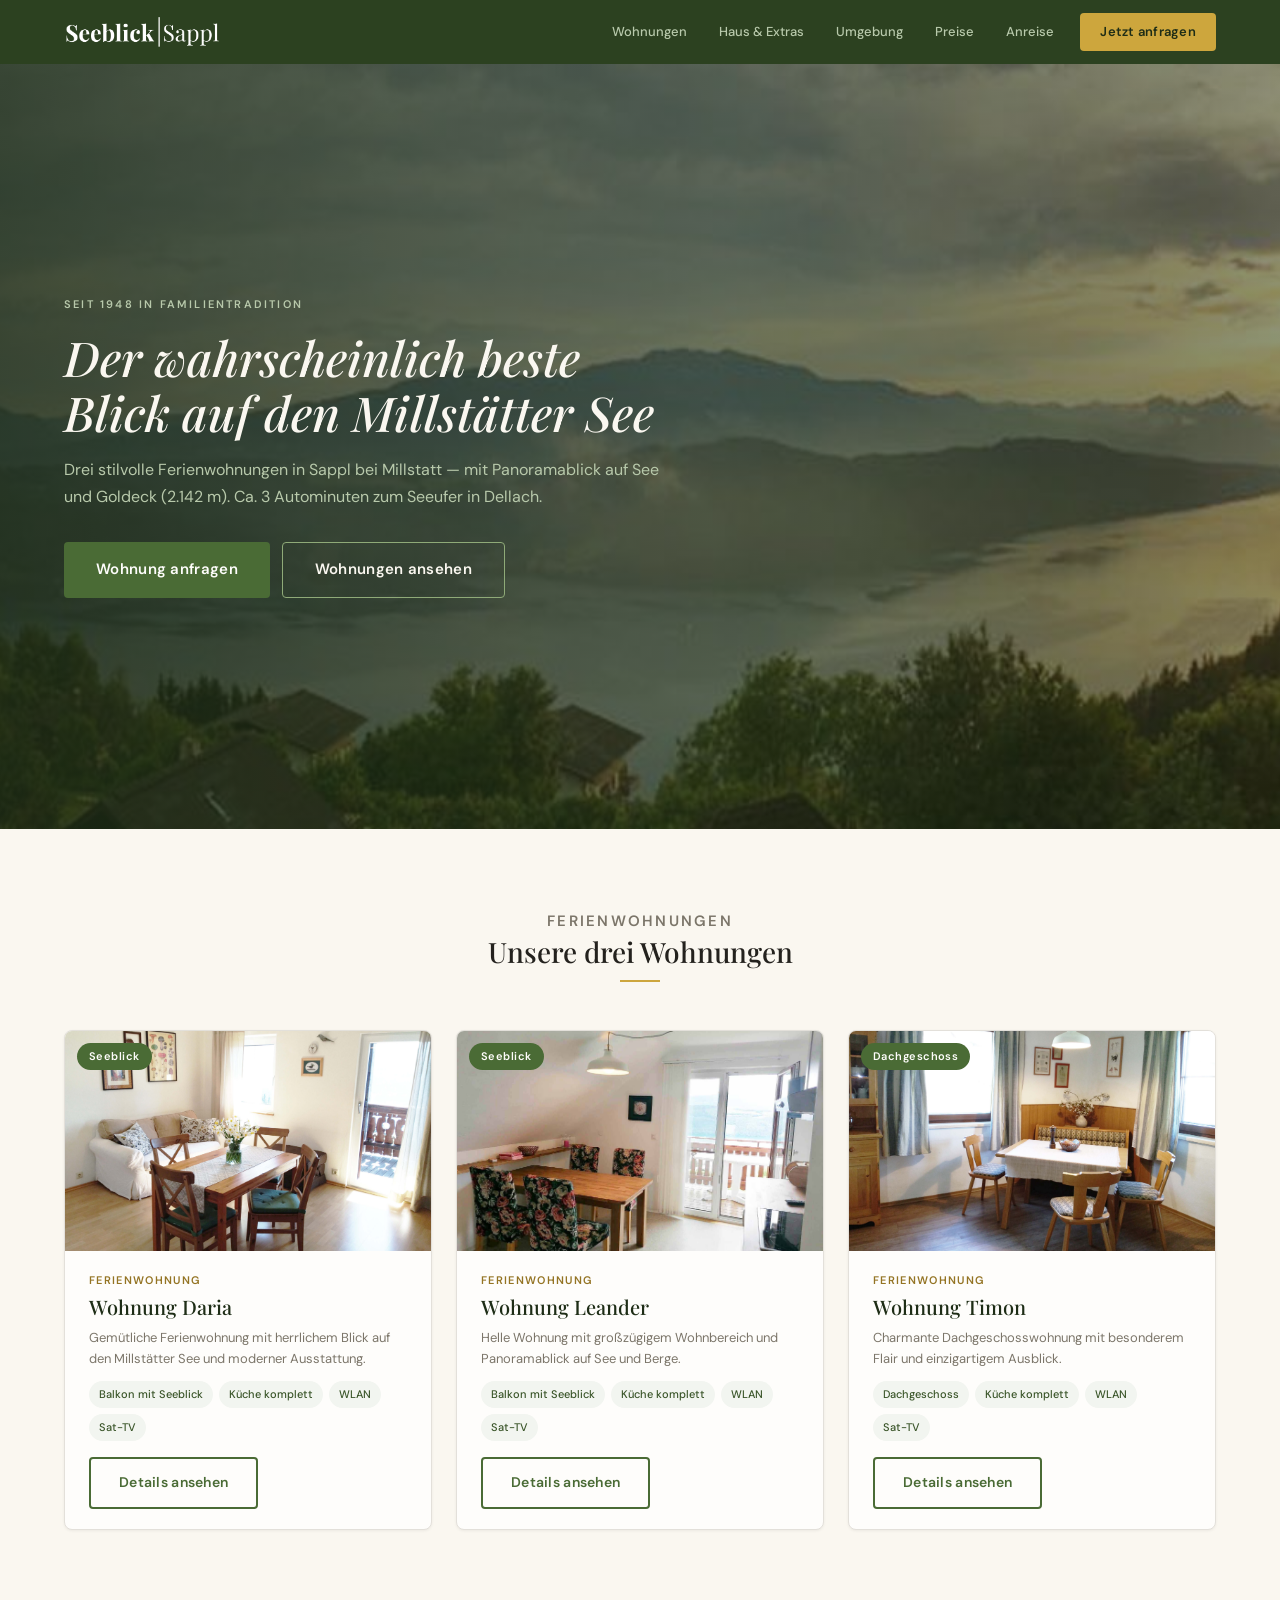
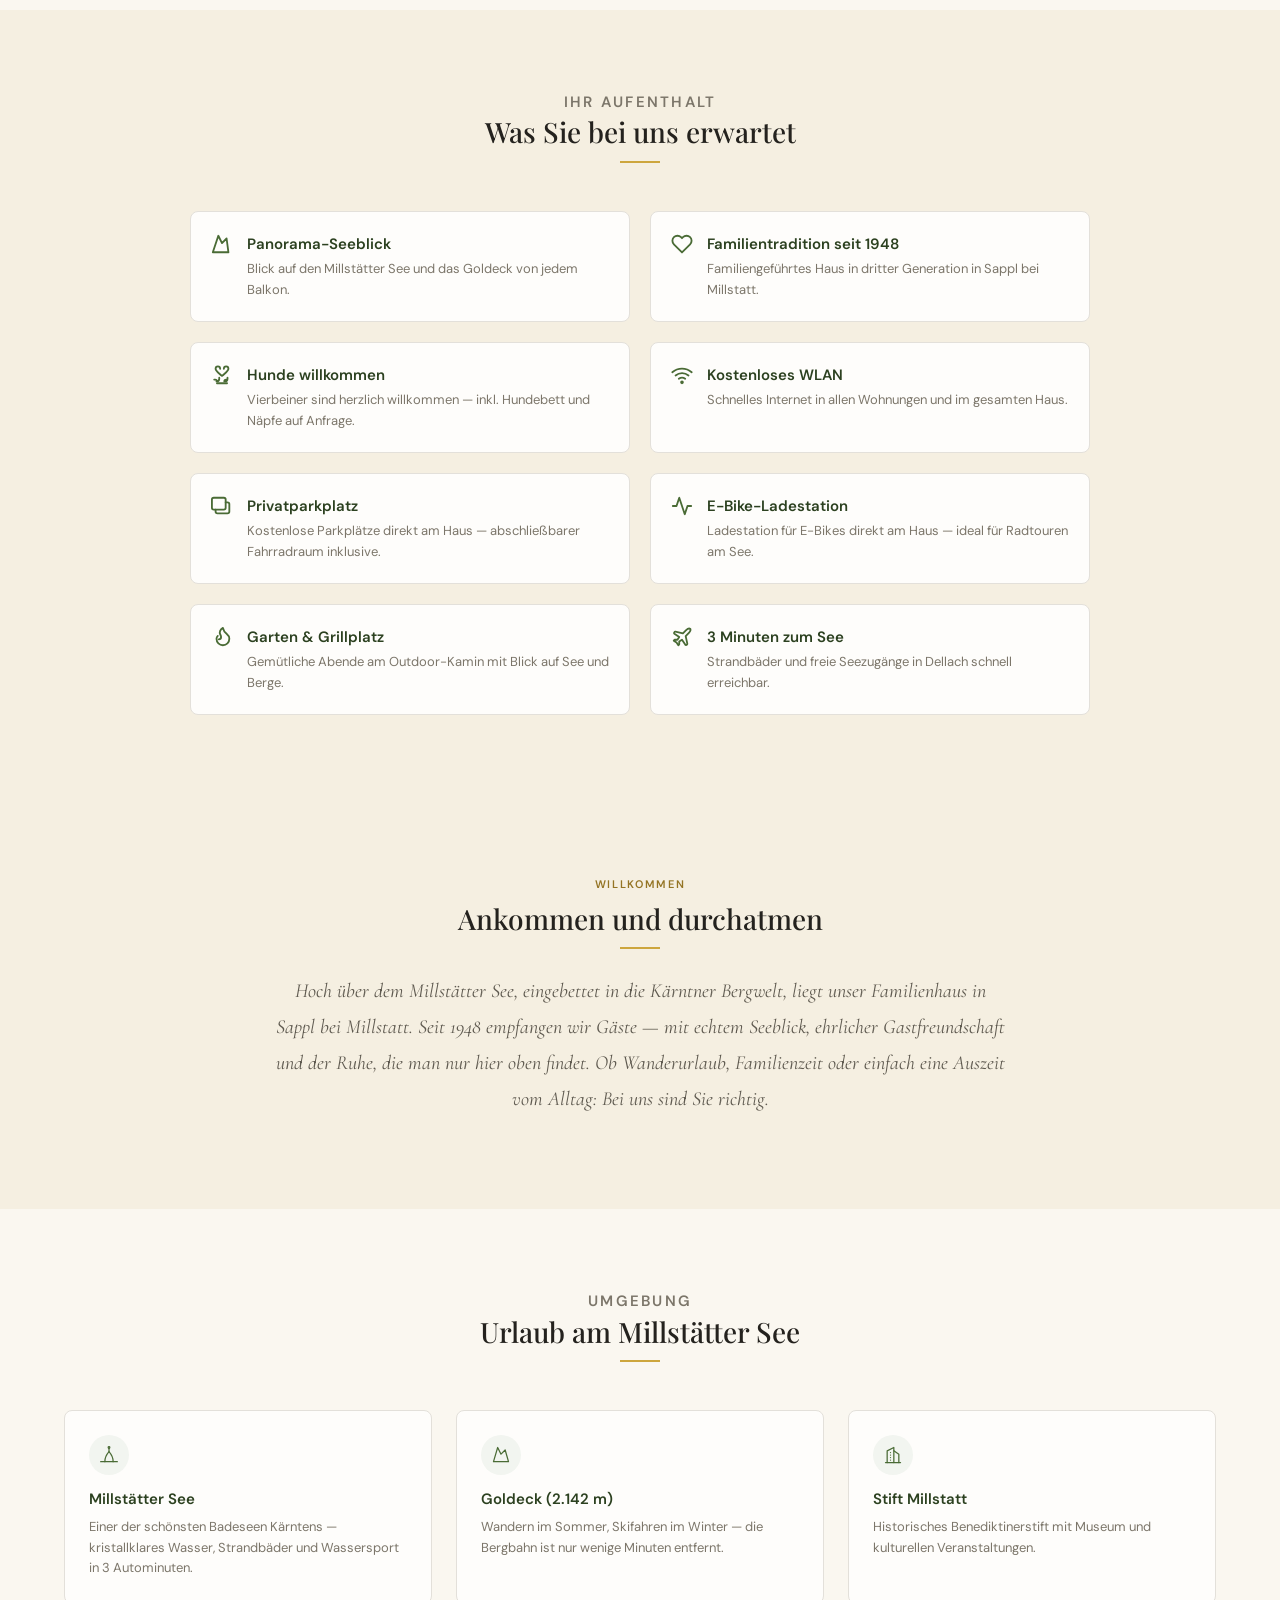
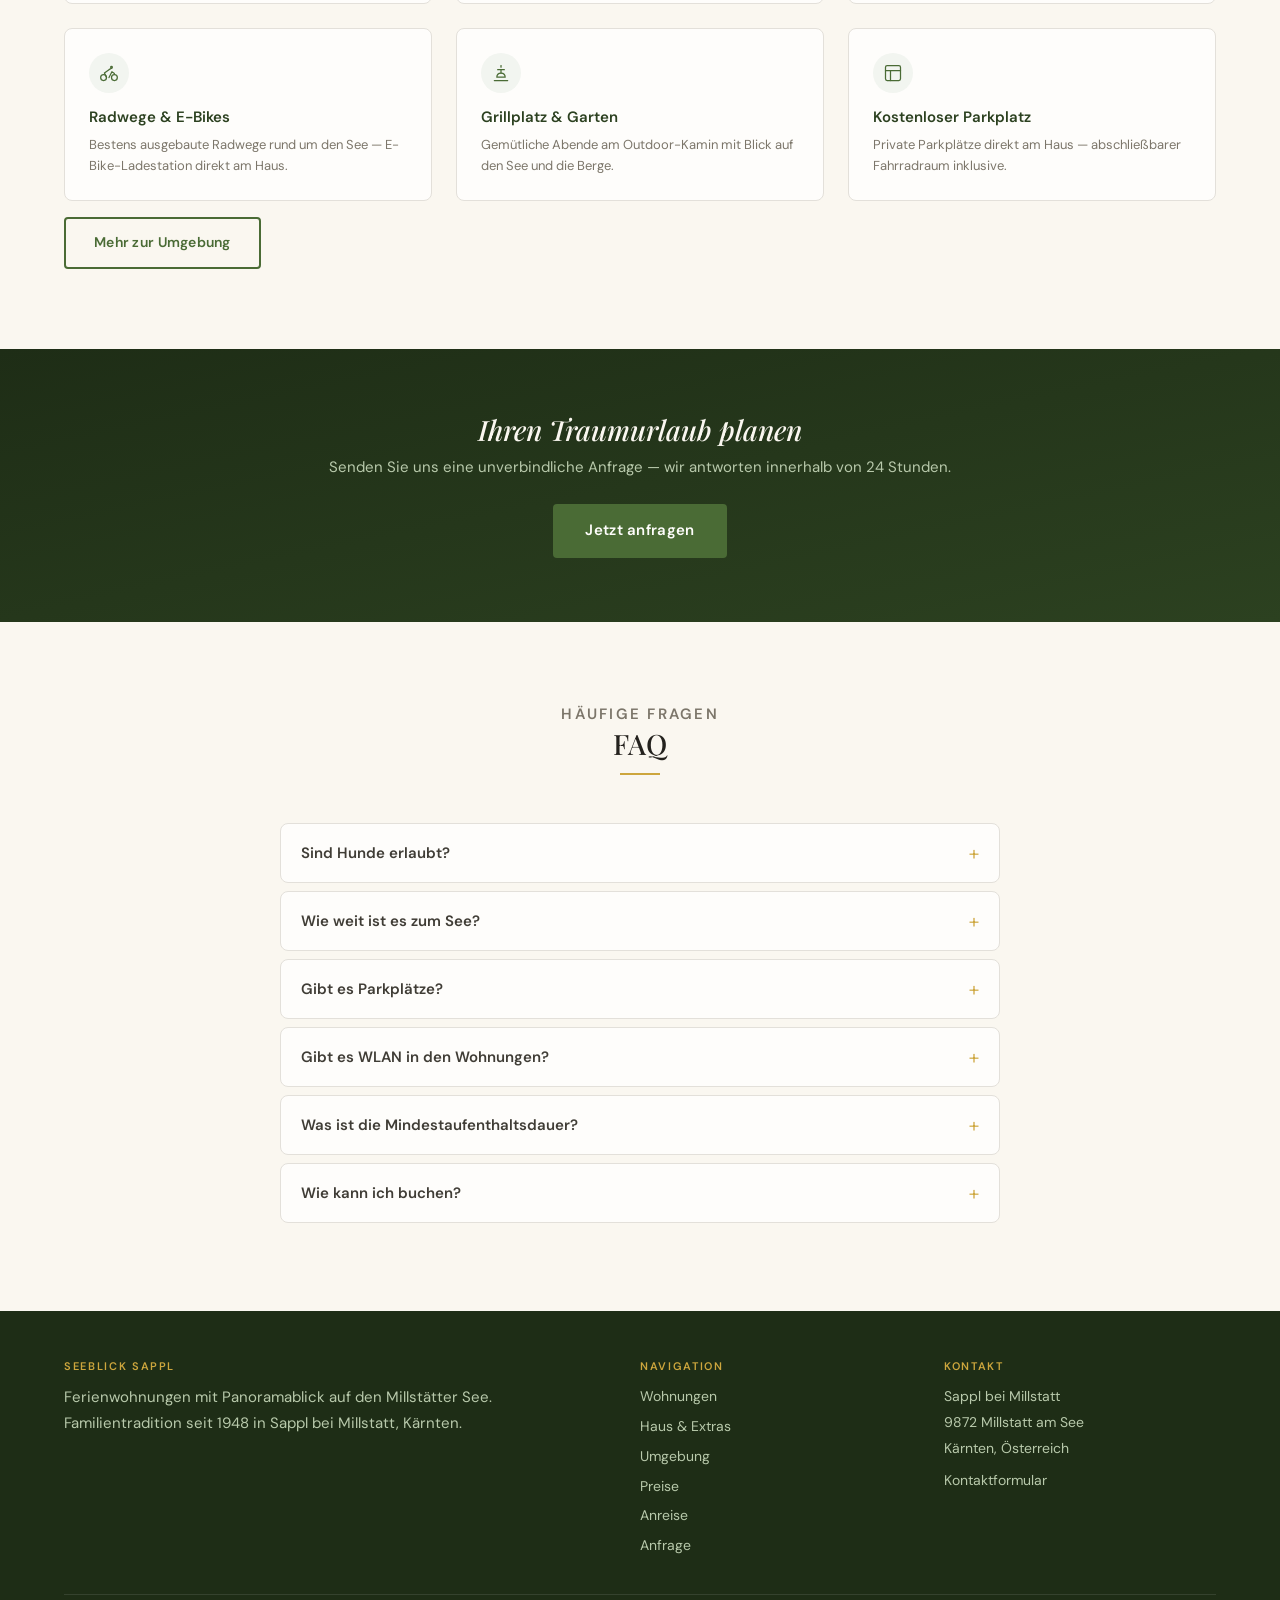
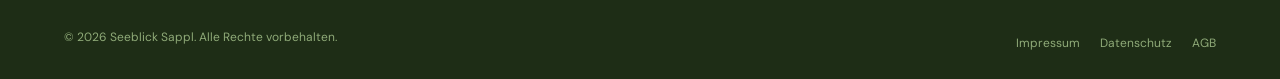
<file: index.html>
<!DOCTYPE html>
<html lang="de">
<head>
  <meta charset="UTF-8">
  <meta name="viewport" content="width=device-width, initial-scale=1.0">
  <title>Seeblick Sappl — Ferienwohnungen am Millstätter See</title>
  <meta name="description" content="Drei stilvolle Ferienwohnungen mit Panoramablick auf den Millstätter See und das Goldeck. Familientradition seit 1948 in Sappl bei Millstatt, Kärnten.">
  <meta name="keywords" content="Ferienwohnung Millstätter See, Urlaub Kärnten, Ferienwohnung Sappl, Millstatt Unterkunft, Kärnten Ferienwohnung mit Hund">
  <link rel="canonical" href="https://seeblick-sappl.at/">
  <meta property="og:title" content="Seeblick Sappl — Ferienwohnungen am Millstätter See">
  <meta property="og:description" content="Drei stilvolle Ferienwohnungen mit Panoramablick auf den Millstätter See. Familientradition seit 1948.">
  <meta property="og:type" content="website">
  <meta property="og:url" content="https://seeblick-sappl.at/">
  <link rel="preconnect" href="https://fonts.googleapis.com">
  <link rel="preconnect" href="https://fonts.gstatic.com" crossorigin>
  <link href="https://fonts.googleapis.com/css2?family=Cormorant+Garamond:ital,wght@0,400;0,500;0,600;1,400;1,500&family=DM+Sans:ital,wght@0,300;0,400;0,500;0,600;0,700;1,400&family=Playfair+Display:ital,wght@0,400;0,500;0,600;0,700;1,400;1,500&display=swap" rel="stylesheet">
  <link rel="stylesheet" href="css/style.css">
  <link rel="icon" type="image/svg+xml" href="favicon.svg">
  <meta property="og:image" content="https://seeblick-sappl.at/seeblick-logo.png">
  <script type="application/ld+json">
  {
    "@context": "https://schema.org",
    "@type": "LodgingBusiness",
    "name": "Seeblick Sappl",
    "description": "Drei stilvolle Ferienwohnungen mit Panoramablick auf den Millstätter See und das Goldeck.",
    "address": {
      "@type": "PostalAddress",
      "addressLocality": "Sappl bei Millstatt",
      "postalCode": "9872",
      "addressRegion": "Kärnten",
      "addressCountry": "AT"
    },
    "amenityFeature": [
      {"@type": "LocationFeatureSpecification", "name": "Kostenloses WLAN"},
      {"@type": "LocationFeatureSpecification", "name": "Privatparkplatz"},
      {"@type": "LocationFeatureSpecification", "name": "Garten"},
      {"@type": "LocationFeatureSpecification", "name": "E-Bike Ladestation"}
    ],
    "petsAllowed": true
  }
  </script>
</head>
<body>

  <!-- Header -->
  <header class="header">
    <div class="header__inner">
      <a href="index.html" class="header__logo"><img src="seeblick-logo.png" alt="Seeblick Sappl" class="header__logo-img"></a>
      <nav class="nav" aria-label="Hauptnavigation">
        <a href="wohnungen/index.html" class="nav__link">Wohnungen</a>
        <a href="haus-und-extras.html" class="nav__link">Haus &amp; Extras</a>
        <a href="umgebung.html" class="nav__link">Umgebung</a>
        <a href="preise.html" class="nav__link">Preise</a>
        <a href="anreise.html" class="nav__link">Anreise</a>
        <a href="anfrage.html" class="btn btn--primary nav__cta">Jetzt anfragen</a>
      </nav>
      <button class="hamburger" aria-label="Menü öffnen" aria-expanded="false">
        <span></span><span></span><span></span>
      </button>
    </div>
  </header>

  <!-- Mobile Nav -->
  <div class="mobile-nav" aria-label="Mobile Navigation">
    <a href="wohnungen/index.html" class="mobile-nav__link">Wohnungen</a>
    <a href="haus-und-extras.html" class="mobile-nav__link">Haus &amp; Extras</a>
    <a href="umgebung.html" class="mobile-nav__link">Umgebung</a>
    <a href="preise.html" class="mobile-nav__link">Preise</a>
    <a href="anreise.html" class="mobile-nav__link">Anreise</a>
    <a href="anfrage.html" class="mobile-nav__link" style="margin-top:12px; display:inline-block;">Jetzt anfragen</a>
  </div>

  <!-- Hero -->
  <section class="hero">
    <div class="hero__bg" style="background-image: url('bilder/Seeblick%20Panorama.jpg');"></div>
    <div class="hero__overlay"></div>
    <div class="container">
      <div class="hero__content">
        <p class="hero__label">Seit 1948 in Familientradition</p>
        <h1 class="hero__title">Der wahrscheinlich beste Blick auf den Millstätter See</h1>
        <p class="hero__subtitle">Drei stilvolle Ferienwohnungen in Sappl bei Millstatt — mit Panoramablick auf See und Goldeck (2.142 m). Ca. 3 Autominuten zum Seeufer in Dellach.</p>
        <div class="hero__buttons">
          <a href="anfrage.html" class="btn btn--primary btn--lg">Wohnung anfragen</a>
          <a href="wohnungen/index.html" class="btn btn--outline-light btn--lg">Wohnungen ansehen</a>
        </div>
      </div>
    </div>
  </section>

  <!-- Wohnungen -->
  <section class="section">
    <div class="container">
      <div class="section-header">
        <p class="label">Ferienwohnungen</p>
        <h2>Unsere drei Wohnungen</h2>
        <div class="accent-line"></div>
      </div>
      <div class="apartment-grid">
        <div class="apartment-card">
          <div class="apartment-card__img" style="background-image: url('bilder/Appartement%20Daria/Daria%20Wohnk%C3%BCche1.jpg');">
            <span class="apartment-card__badge">Seeblick</span>
          </div>
          <div class="apartment-card__body">
            <p class="apartment-card__label">Ferienwohnung</p>
            <h3 class="apartment-card__name">Wohnung Daria</h3>
            <p class="apartment-card__desc">Gemütliche Ferienwohnung mit herrlichem Blick auf den Millstätter See und moderner Ausstattung.</p>
            <ul class="apartment-card__features">
              <li>Balkon mit Seeblick</li>
              <li>Küche komplett</li>
              <li>WLAN</li>
              <li>Sat-TV</li>
            </ul>
            <a href="wohnungen/daria.html" class="btn btn--outline">Details ansehen</a>
          </div>
        </div>
        <div class="apartment-card">
          <div class="apartment-card__img" style="background-image: url('bilder/Appartement%20Leander/Leander%20K%C3%BCche.jpeg');">
            <span class="apartment-card__badge">Seeblick</span>
          </div>
          <div class="apartment-card__body">
            <p class="apartment-card__label">Ferienwohnung</p>
            <h3 class="apartment-card__name">Wohnung Leander</h3>
            <p class="apartment-card__desc">Helle Wohnung mit großzügigem Wohnbereich und Panoramablick auf See und Berge.</p>
            <ul class="apartment-card__features">
              <li>Balkon mit Seeblick</li>
              <li>Küche komplett</li>
              <li>WLAN</li>
              <li>Sat-TV</li>
            </ul>
            <a href="wohnungen/leander.html" class="btn btn--outline">Details ansehen</a>
          </div>
        </div>
        <div class="apartment-card">
          <div class="apartment-card__img" style="background-image: url('bilder/Appartement%20Timon/Timon%20Wohnk%C3%BCche%201.jpg');">
            <span class="apartment-card__badge">Dachgeschoss</span>
          </div>
          <div class="apartment-card__body">
            <p class="apartment-card__label">Ferienwohnung</p>
            <h3 class="apartment-card__name">Wohnung Timon</h3>
            <p class="apartment-card__desc">Charmante Dachgeschosswohnung mit besonderem Flair und einzigartigem Ausblick.</p>
            <ul class="apartment-card__features">
              <li>Dachgeschoss</li>
              <li>Küche komplett</li>
              <li>WLAN</li>
              <li>Sat-TV</li>
            </ul>
            <a href="wohnungen/timon.html" class="btn btn--outline">Details ansehen</a>
          </div>
        </div>
      </div>
    </div>
  </section>

  <!-- Ausstattung & Vorteile -->
  <section class="section section--cream">
    <div class="container">
      <div class="section-header">
        <p class="label">Ihr Aufenthalt</p>
        <h2>Was Sie bei uns erwartet</h2>
        <div class="accent-line"></div>
      </div>
      <ul class="checklist-grid">
        <li class="checklist-item">
          <svg class="checklist-item__icon" viewBox="0 0 24 24" fill="none" stroke="currentColor" stroke-width="2" stroke-linecap="round" stroke-linejoin="round"><path d="M8 3l4 8 5-5 2 15H2L8 3z"/></svg>
          <div>
            <p class="checklist-item__title">Panorama-Seeblick</p>
            <p class="checklist-item__text">Blick auf den Millstätter See und das Goldeck von jedem Balkon.</p>
          </div>
        </li>
        <li class="checklist-item">
          <svg class="checklist-item__icon" viewBox="0 0 24 24" fill="none" stroke="currentColor" stroke-width="2" stroke-linecap="round" stroke-linejoin="round"><path d="M20.84 4.61a5.5 5.5 0 0 0-7.78 0L12 5.67l-1.06-1.06a5.5 5.5 0 0 0-7.78 7.78L12 21.23l8.84-8.84a5.5 5.5 0 0 0 0-7.78z"/></svg>
          <div>
            <p class="checklist-item__title">Familientradition seit 1948</p>
            <p class="checklist-item__text">Familiengeführtes Haus in dritter Generation in Sappl bei Millstatt.</p>
          </div>
        </li>
        <li class="checklist-item">
          <svg class="checklist-item__icon" viewBox="0 0 24 24" fill="none" stroke="currentColor" stroke-width="2" stroke-linecap="round" stroke-linejoin="round"><path d="M10 5.172C10 3.782 8.884 2.5 7.5 2.5S5 3.782 5 5.172c0 2.828 4.5 5.328 7 7.828 2.5-2.5 7-5 7-7.828C19 3.782 17.884 2.5 16.5 2.5S14 3.782 14 5.172"/><path d="M3.5 17h1a2 2 0 0 1 2 2H6a3 3 0 0 0 3-3v-1"/><path d="M17.5 17h-1a2 2 0 0 0-2 2h.5a3 3 0 0 0 3-3v-1"/><path d="M6.5 21h11"/></svg>
          <div>
            <p class="checklist-item__title">Hunde willkommen</p>
            <p class="checklist-item__text">Vierbeiner sind herzlich willkommen — inkl. Hundebett und Näpfe auf Anfrage.</p>
          </div>
        </li>
        <li class="checklist-item">
          <svg class="checklist-item__icon" viewBox="0 0 24 24" fill="none" stroke="currentColor" stroke-width="2" stroke-linecap="round" stroke-linejoin="round"><path d="M5 12.55a11 11 0 0 1 14.08 0"/><path d="M1.42 9a16 16 0 0 1 21.16 0"/><path d="M8.53 16.11a6 6 0 0 1 6.95 0"/><circle cx="12" cy="20" r="1"/></svg>
          <div>
            <p class="checklist-item__title">Kostenloses WLAN</p>
            <p class="checklist-item__text">Schnelles Internet in allen Wohnungen und im gesamten Haus.</p>
          </div>
        </li>
        <li class="checklist-item">
          <svg class="checklist-item__icon" viewBox="0 0 24 24" fill="none" stroke="currentColor" stroke-width="2" stroke-linecap="round" stroke-linejoin="round"><rect x="1" y="3" width="15" height="13" rx="2"/><path d="M16 8h2a2 2 0 0 1 2 2v8a2 2 0 0 1-2 2H7a2 2 0 0 1-2-2v-2"/></svg>
          <div>
            <p class="checklist-item__title">Privatparkplatz</p>
            <p class="checklist-item__text">Kostenlose Parkplätze direkt am Haus — abschließbarer Fahrradraum inklusive.</p>
          </div>
        </li>
        <li class="checklist-item">
          <svg class="checklist-item__icon" viewBox="0 0 24 24" fill="none" stroke="currentColor" stroke-width="2" stroke-linecap="round" stroke-linejoin="round"><path d="M22 12h-4l-3 9L9 3l-3 9H2"/></svg>
          <div>
            <p class="checklist-item__title">E-Bike-Ladestation</p>
            <p class="checklist-item__text">Ladestation für E-Bikes direkt am Haus — ideal für Radtouren am See.</p>
          </div>
        </li>
        <li class="checklist-item">
          <svg class="checklist-item__icon" viewBox="0 0 24 24" fill="none" stroke="currentColor" stroke-width="2" stroke-linecap="round" stroke-linejoin="round"><path d="M8.5 14.5A2.5 2.5 0 0 0 11 12c0-1.38-.5-2-1-3-1.07-2.14 0-5.5 3-7 .5 2.5 2 4.9 4 6.5 2 1.6 3 3.5 3 5.5a7 7 0 1 1-14 0c0-1.15.5-2.26 1.4-3.13"/></svg>
          <div>
            <p class="checklist-item__title">Garten &amp; Grillplatz</p>
            <p class="checklist-item__text">Gemütliche Abende am Outdoor-Kamin mit Blick auf See und Berge.</p>
          </div>
        </li>
        <li class="checklist-item">
          <svg class="checklist-item__icon" viewBox="0 0 24 24" fill="none" stroke="currentColor" stroke-width="2" stroke-linecap="round" stroke-linejoin="round"><path d="M17.8 19.2L16 11l3.5-3.5C21 6 21.5 4 21 3c-1-.5-3 0-4.5 1.5L13 8 4.8 6.2c-.5-.1-.9.1-1.1.5l-.3.5c-.2.5-.1 1 .3 1.3L9 12l-2 3H4l-1 1 3 2 2 3 1-1v-3l3-2 3.5 5.3c.3.4.8.5 1.3.3l.5-.2c.4-.3.6-.7.5-1.2z"/></svg>
          <div>
            <p class="checklist-item__title">3 Minuten zum See</p>
            <p class="checklist-item__text">Strandbäder und freie Seezugänge in Dellach schnell erreichbar.</p>
          </div>
        </li>
      </ul>
    </div>
  </section>

  <!-- Willkommen -->
  <section class="section section--cream">
    <div class="container" style="max-width: 780px; text-align: center;">
      <p class="label">Willkommen</p>
      <h2>Ankommen und durchatmen</h2>
      <div class="accent-line" style="margin-bottom: 24px;"></div>
      <p style="font-family: var(--font-accent); font-size: 20px; line-height: 1.8; color: var(--stone-700); font-style: italic;">
        Hoch über dem Millstätter See, eingebettet in die Kärntner Bergwelt, liegt unser Familienhaus in Sappl bei Millstatt. Seit 1948 empfangen wir Gäste — mit echtem Seeblick, ehrlicher Gastfreundschaft und der Ruhe, die man nur hier oben findet. Ob Wanderurlaub, Familienzeit oder einfach eine Auszeit vom Alltag: Bei uns sind Sie richtig.
      </p>
    </div>
  </section>

  <!-- Umgebung Teaser -->
  <section class="section">
    <div class="container">
      <div class="section-header">
        <p class="label">Umgebung</p>
        <h2>Urlaub am Millstätter See</h2>
        <div class="accent-line"></div>
      </div>
      <div class="feature-grid">
        <div class="feature-card">
          <div class="feature-card__icon">
            <svg viewBox="0 0 24 24" fill="none" stroke="currentColor" stroke-width="1.5" stroke-linecap="round" stroke-linejoin="round"><path d="M2 20h20"/><path d="M7 20c0-4 1.5-8 5-12 3.5 4 5 8 5 12"/><path d="M12 8V4"/><circle cx="12" cy="3" r="1"/></svg>
          </div>
          <div>
            <p class="feature-card__title">Millstätter See</p>
            <p class="feature-card__text">Einer der schönsten Badeseen Kärntens — kristallklares Wasser, Strandbäder und Wassersport in 3 Autominuten.</p>
          </div>
        </div>
        <div class="feature-card">
          <div class="feature-card__icon">
            <svg viewBox="0 0 24 24" fill="none" stroke="currentColor" stroke-width="1.5" stroke-linecap="round" stroke-linejoin="round"><path d="m8 3 4 8 5-5 4 14H3L8 3z"/></svg>
          </div>
          <div>
            <p class="feature-card__title">Goldeck (2.142 m)</p>
            <p class="feature-card__text">Wandern im Sommer, Skifahren im Winter — die Bergbahn ist nur wenige Minuten entfernt.</p>
          </div>
        </div>
        <div class="feature-card">
          <div class="feature-card__icon">
            <svg viewBox="0 0 24 24" fill="none" stroke="currentColor" stroke-width="1.5" stroke-linecap="round" stroke-linejoin="round"><path d="M3 21h18"/><path d="M5 21V7l8-4v18"/><path d="M19 21V11l-6-4"/><path d="M9 9v.01M9 12v.01M9 15v.01M9 18v.01"/></svg>
          </div>
          <div>
            <p class="feature-card__title">Stift Millstatt</p>
            <p class="feature-card__text">Historisches Benediktinerstift mit Museum und kulturellen Veranstaltungen.</p>
          </div>
        </div>
        <div class="feature-card">
          <div class="feature-card__icon">
            <svg viewBox="0 0 24 24" fill="none" stroke="currentColor" stroke-width="1.5" stroke-linecap="round" stroke-linejoin="round"><circle cx="18.5" cy="17.5" r="3.5"/><circle cx="5.5" cy="17.5" r="3.5"/><path d="M15 6a1 1 0 1 0 0-2 1 1 0 0 0 0 2z"/><path d="m12 17.5 3.5-7 3 2"/><path d="M9 17.5 6.5 12 12 8l3.5-2"/></svg>
          </div>
          <div>
            <p class="feature-card__title">Radwege &amp; E-Bikes</p>
            <p class="feature-card__text">Bestens ausgebaute Radwege rund um den See — E-Bike-Ladestation direkt am Haus.</p>
          </div>
        </div>
        <div class="feature-card">
          <div class="feature-card__icon">
            <svg viewBox="0 0 24 24" fill="none" stroke="currentColor" stroke-width="1.5" stroke-linecap="round" stroke-linejoin="round"><path d="M12 12c-3 0-5 2-5 5h10c0-3-2-5-5-5z"/><path d="M12 12V8"/><path d="M8 8h8"/><path d="M12 3v2"/><path d="M20 21H4"/></svg>
          </div>
          <div>
            <p class="feature-card__title">Grillplatz &amp; Garten</p>
            <p class="feature-card__text">Gemütliche Abende am Outdoor-Kamin mit Blick auf den See und die Berge.</p>
          </div>
        </div>
        <div class="feature-card">
          <div class="feature-card__icon">
            <svg viewBox="0 0 24 24" fill="none" stroke="currentColor" stroke-width="1.5" stroke-linecap="round" stroke-linejoin="round"><rect x="3" y="3" width="18" height="18" rx="2"/><path d="M3 9h18"/><path d="M9 21V9"/></svg>
          </div>
          <div>
            <p class="feature-card__title">Kostenloser Parkplatz</p>
            <p class="feature-card__text">Private Parkplätze direkt am Haus — abschließbarer Fahrradraum inklusive.</p>
          </div>
        </div>
      </div>
      <div style="margin-top: 16px;">
        <a href="umgebung.html" class="btn btn--outline">Mehr zur Umgebung</a>
      </div>
    </div>
  </section>

  <!-- CTA Banner -->
  <section class="cta-banner">
    <div class="container">
      <h2>Ihren Traumurlaub planen</h2>
      <p>Senden Sie uns eine unverbindliche Anfrage — wir antworten innerhalb von 24 Stunden.</p>
      <a href="anfrage.html" class="btn btn--primary btn--lg">Jetzt anfragen</a>
    </div>
  </section>

  <!-- FAQ -->
  <section class="section">
    <div class="container">
      <div class="section-header">
        <p class="label">Häufige Fragen</p>
        <h2>FAQ</h2>
        <div class="accent-line"></div>
      </div>
      <div class="faq-list">
        <div class="faq-item">
          <button class="faq-item__question" aria-expanded="false">Sind Hunde erlaubt?</button>
          <div class="faq-item__answer" role="region">
            <div class="faq-item__answer__inner">
              Ja, Hunde sind auf Anfrage herzlich willkommen. Wir stellen Hundebett und Näpfe bereit. Bitte geben Sie bei der Anfrage an, dass Sie einen Hund mitbringen.
            </div>
          </div>
        </div>
        <div class="faq-item">
          <button class="faq-item__question" aria-expanded="false">Wie weit ist es zum See?</button>
          <div class="faq-item__answer" role="region">
            <div class="faq-item__answer__inner">
              Das Seeufer in Dellach erreichen Sie in ca. 3 Autominuten. Dort finden Sie Strandbäder und freie Seezugänge.
            </div>
          </div>
        </div>
        <div class="faq-item">
          <button class="faq-item__question" aria-expanded="false">Gibt es Parkplätze?</button>
          <div class="faq-item__answer" role="region">
            <div class="faq-item__answer__inner">
              Ja, kostenlose Privatparkplätze stehen direkt am Haus zur Verfügung. Zusätzlich gibt es einen abschließbaren Fahrradraum mit E-Bike-Ladestation.
            </div>
          </div>
        </div>
        <div class="faq-item">
          <button class="faq-item__question" aria-expanded="false">Gibt es WLAN in den Wohnungen?</button>
          <div class="faq-item__answer" role="region">
            <div class="faq-item__answer__inner">
              Ja, kostenloses WLAN ist in allen Wohnungen verfügbar.
            </div>
          </div>
        </div>
        <div class="faq-item">
          <button class="faq-item__question" aria-expanded="false">Was ist die Mindestaufenthaltsdauer?</button>
          <div class="faq-item__answer" role="region">
            <div class="faq-item__answer__inner">
              Bitte kontaktieren Sie uns für Informationen zur Mindestaufenthaltsdauer — diese kann je nach Saison variieren.
            </div>
          </div>
        </div>
        <div class="faq-item">
          <button class="faq-item__question" aria-expanded="false">Wie kann ich buchen?</button>
          <div class="faq-item__answer" role="region">
            <div class="faq-item__answer__inner">
              Senden Sie uns einfach eine Anfrage über unser <a href="anfrage.html">Anfrageformular</a>. Wir melden uns innerhalb von 24 Stunden mit einem Angebot bei Ihnen.
            </div>
          </div>
        </div>
      </div>
    </div>
  </section>

  <!-- Footer -->
  <footer class="footer">
    <div class="container">
      <div class="footer__grid">
        <div>
          <h4 class="footer__heading">Seeblick Sappl</h4>
          <p>Ferienwohnungen mit Panoramablick auf den Millstätter See. Familientradition seit 1948 in Sappl bei Millstatt, Kärnten.</p>
        </div>
        <div>
          <h4 class="footer__heading">Navigation</h4>
          <ul class="footer__list">
            <li><a href="wohnungen/index.html">Wohnungen</a></li>
            <li><a href="haus-und-extras.html">Haus &amp; Extras</a></li>
            <li><a href="umgebung.html">Umgebung</a></li>
            <li><a href="preise.html">Preise</a></li>
            <li><a href="anreise.html">Anreise</a></li>
            <li><a href="anfrage.html">Anfrage</a></li>
          </ul>
        </div>
        <div>
          <h4 class="footer__heading">Kontakt</h4>
          <div class="footer__contact">
            <p>Sappl bei Millstatt</p>
            <p>9872 Millstatt am See</p>
            <p>Kärnten, Österreich</p>
            <p style="margin-top:8px;"><a href="anfrage.html">Kontaktformular</a></p>
          </div>
        </div>
      </div>
      <div class="footer__bottom">
        <p>&copy; 2026 Seeblick Sappl. Alle Rechte vorbehalten.</p>
        <div class="footer__legal">
          <a href="impressum.html">Impressum</a>
          <a href="datenschutz.html">Datenschutz</a>
          <a href="agb.html">AGB</a>
        </div>
      </div>
    </div>
  </footer>

  <button class="scroll-top" aria-label="Nach oben">&#8593;</button>
  <script src="js/main.js"></script>
</body>
</html>
</file>
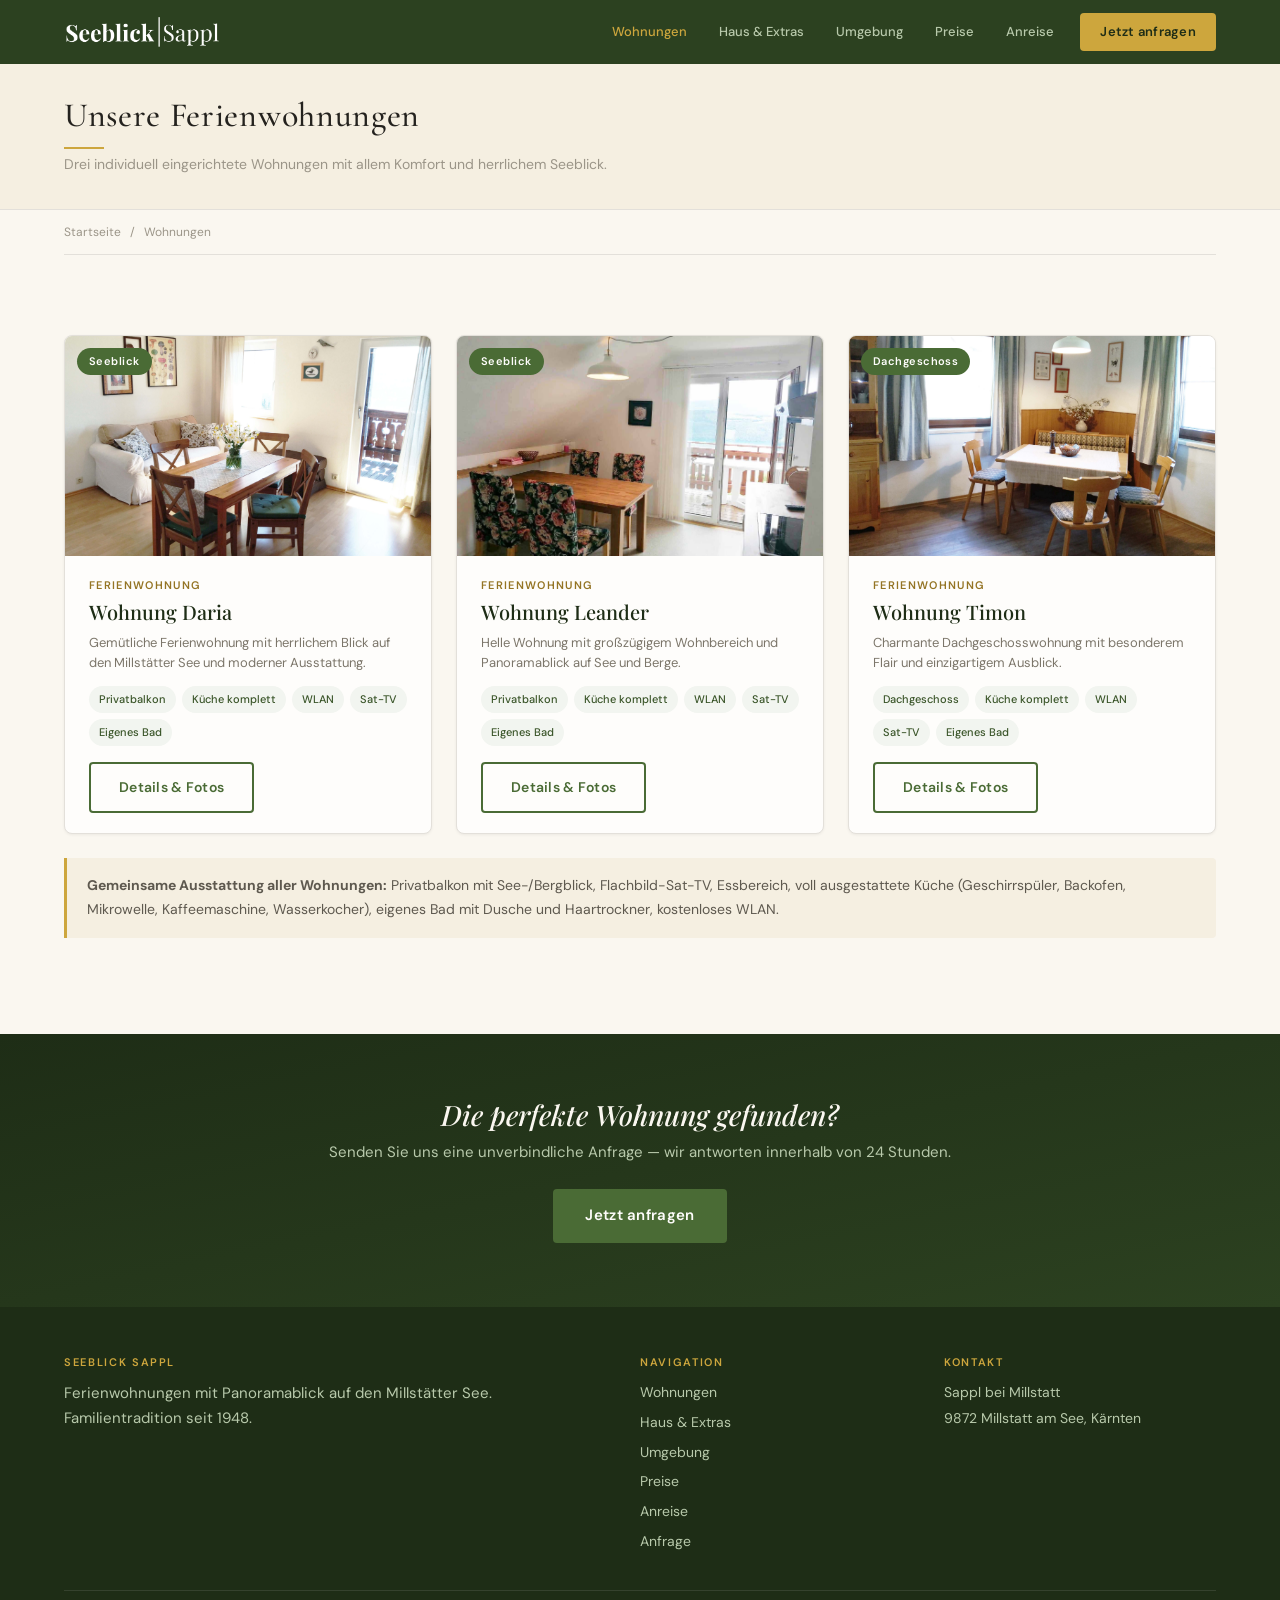
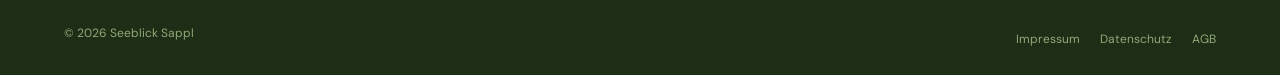
<file: wohnungen/index.html>
<!DOCTYPE html>
<html lang="de">
<head>
  <meta charset="UTF-8">
  <meta name="viewport" content="width=device-width, initial-scale=1.0">
  <title>Ferienwohnungen — Seeblick Sappl am Millstätter See</title>
  <meta name="description" content="Drei stilvolle Ferienwohnungen Daria, Leander und Timon mit Seeblick und voll ausgestatteter Küche in Sappl bei Millstatt.">
  <link rel="canonical" href="https://seeblick-sappl.at/wohnungen/">
  <link rel="preconnect" href="https://fonts.googleapis.com">
  <link rel="preconnect" href="https://fonts.gstatic.com" crossorigin>
  <link href="https://fonts.googleapis.com/css2?family=Cormorant+Garamond:ital,wght@0,400;0,500;0,600;1,400;1,500&family=DM+Sans:ital,wght@0,300;0,400;0,500;0,600;0,700;1,400&family=Playfair+Display:ital,wght@0,400;0,500;0,600;0,700;1,400;1,500&display=swap" rel="stylesheet">
  <link rel="stylesheet" href="../css/style.css">
  <link rel="icon" type="image/svg+xml" href="../favicon.svg">
  <meta property="og:image" content="https://seeblick-sappl.at/seeblick-logo.png">
</head>
<body>

  <header class="header">
    <div class="header__inner">
      <a href="../index.html" class="header__logo"><img src="../seeblick-logo.png" alt="Seeblick Sappl" class="header__logo-img"></a>
      <nav class="nav">
        <a href="index.html" class="nav__link nav__link--active">Wohnungen</a>
        <a href="../haus-und-extras.html" class="nav__link">Haus &amp; Extras</a>
        <a href="../umgebung.html" class="nav__link">Umgebung</a>
        <a href="../preise.html" class="nav__link">Preise</a>
        <a href="../anreise.html" class="nav__link">Anreise</a>
        <a href="../anfrage.html" class="btn btn--primary nav__cta">Jetzt anfragen</a>
      </nav>
      <button class="hamburger" aria-label="Menü öffnen"><span></span><span></span><span></span></button>
    </div>
  </header>

  <div class="mobile-nav">
    <a href="index.html" class="mobile-nav__link">Wohnungen</a>
    <a href="../haus-und-extras.html" class="mobile-nav__link">Haus &amp; Extras</a>
    <a href="../umgebung.html" class="mobile-nav__link">Umgebung</a>
    <a href="../preise.html" class="mobile-nav__link">Preise</a>
    <a href="../anreise.html" class="mobile-nav__link">Anreise</a>
    <a href="../anfrage.html" class="mobile-nav__link">Jetzt anfragen</a>
  </div>

  <section class="page-hero">
    <div class="container">
      <h1>Unsere Ferienwohnungen</h1>
      <p>Drei individuell eingerichtete Wohnungen mit allem Komfort und herrlichem Seeblick.</p>
    </div>
  </section>

  <div class="container">
    <nav class="breadcrumb"><a href="../index.html">Startseite</a> <span>/</span> Wohnungen</nav>
  </div>

  <section class="section">
    <div class="container">
      <div class="apartment-grid">
        <div class="apartment-card">
          <div class="apartment-card__img" style="background-image: url('../bilder/Appartement%20Daria/Daria%20Wohnk%C3%BCche1.jpg');">
            <span class="apartment-card__badge">Seeblick</span>
          </div>
          <div class="apartment-card__body">
            <p class="apartment-card__label">Ferienwohnung</p>
            <h3 class="apartment-card__name">Wohnung Daria</h3>
            <p class="apartment-card__desc">Gemütliche Ferienwohnung mit herrlichem Blick auf den Millstätter See und moderner Ausstattung.</p>
            <ul class="apartment-card__features">
              <li>Privatbalkon</li>
              <li>Küche komplett</li>
              <li>WLAN</li>
              <li>Sat-TV</li>
              <li>Eigenes Bad</li>
            </ul>
            <a href="daria.html" class="btn btn--outline">Details &amp; Fotos</a>
          </div>
        </div>
        <div class="apartment-card">
          <div class="apartment-card__img" style="background-image: url('../bilder/Appartement%20Leander/Leander%20K%C3%BCche.jpeg');">
            <span class="apartment-card__badge">Seeblick</span>
          </div>
          <div class="apartment-card__body">
            <p class="apartment-card__label">Ferienwohnung</p>
            <h3 class="apartment-card__name">Wohnung Leander</h3>
            <p class="apartment-card__desc">Helle Wohnung mit großzügigem Wohnbereich und Panoramablick auf See und Berge.</p>
            <ul class="apartment-card__features">
              <li>Privatbalkon</li>
              <li>Küche komplett</li>
              <li>WLAN</li>
              <li>Sat-TV</li>
              <li>Eigenes Bad</li>
            </ul>
            <a href="leander.html" class="btn btn--outline">Details &amp; Fotos</a>
          </div>
        </div>
        <div class="apartment-card">
          <div class="apartment-card__img" style="background-image: url('../bilder/Appartement%20Timon/Timon%20Wohnk%C3%BCche%201.jpg');">
            <span class="apartment-card__badge">Dachgeschoss</span>
          </div>
          <div class="apartment-card__body">
            <p class="apartment-card__label">Ferienwohnung</p>
            <h3 class="apartment-card__name">Wohnung Timon</h3>
            <p class="apartment-card__desc">Charmante Dachgeschosswohnung mit besonderem Flair und einzigartigem Ausblick.</p>
            <ul class="apartment-card__features">
              <li>Dachgeschoss</li>
              <li>Küche komplett</li>
              <li>WLAN</li>
              <li>Sat-TV</li>
              <li>Eigenes Bad</li>
            </ul>
            <a href="timon.html" class="btn btn--outline">Details &amp; Fotos</a>
          </div>
        </div>
      </div>

      <div class="info-box" style="margin-top: 24px;">
        <p><strong>Gemeinsame Ausstattung aller Wohnungen:</strong> Privatbalkon mit See-/Bergblick, Flachbild-Sat-TV, Essbereich, voll ausgestattete Küche (Geschirrspüler, Backofen, Mikrowelle, Kaffeemaschine, Wasserkocher), eigenes Bad mit Dusche und Haartrockner, kostenloses WLAN.</p>
      </div>
    </div>
  </section>

  <section class="cta-banner">
    <div class="container">
      <h2>Die perfekte Wohnung gefunden?</h2>
      <p>Senden Sie uns eine unverbindliche Anfrage — wir antworten innerhalb von 24 Stunden.</p>
      <a href="../anfrage.html" class="btn btn--primary btn--lg">Jetzt anfragen</a>
    </div>
  </section>

  <footer class="footer">
    <div class="container">
      <div class="footer__grid">
        <div>
          <h4 class="footer__heading">Seeblick Sappl</h4>
          <p>Ferienwohnungen mit Panoramablick auf den Millstätter See. Familientradition seit 1948.</p>
        </div>
        <div>
          <h4 class="footer__heading">Navigation</h4>
          <ul class="footer__list">
            <li><a href="index.html">Wohnungen</a></li>
            <li><a href="../haus-und-extras.html">Haus &amp; Extras</a></li>
            <li><a href="../umgebung.html">Umgebung</a></li>
            <li><a href="../preise.html">Preise</a></li>
            <li><a href="../anreise.html">Anreise</a></li>
            <li><a href="../anfrage.html">Anfrage</a></li>
          </ul>
        </div>
        <div>
          <h4 class="footer__heading">Kontakt</h4>
          <div class="footer__contact">
            <p>Sappl bei Millstatt</p>
            <p>9872 Millstatt am See, Kärnten</p>
          </div>
        </div>
      </div>
      <div class="footer__bottom">
        <p>&copy; 2026 Seeblick Sappl</p>
        <div class="footer__legal">
          <a href="../impressum.html">Impressum</a>
          <a href="../datenschutz.html">Datenschutz</a>
          <a href="../agb.html">AGB</a>
        </div>
      </div>
    </div>
  </footer>

  <button class="scroll-top" aria-label="Nach oben">&#8593;</button>
  <script src="../js/main.js"></script>
</body>
</html>
</file>
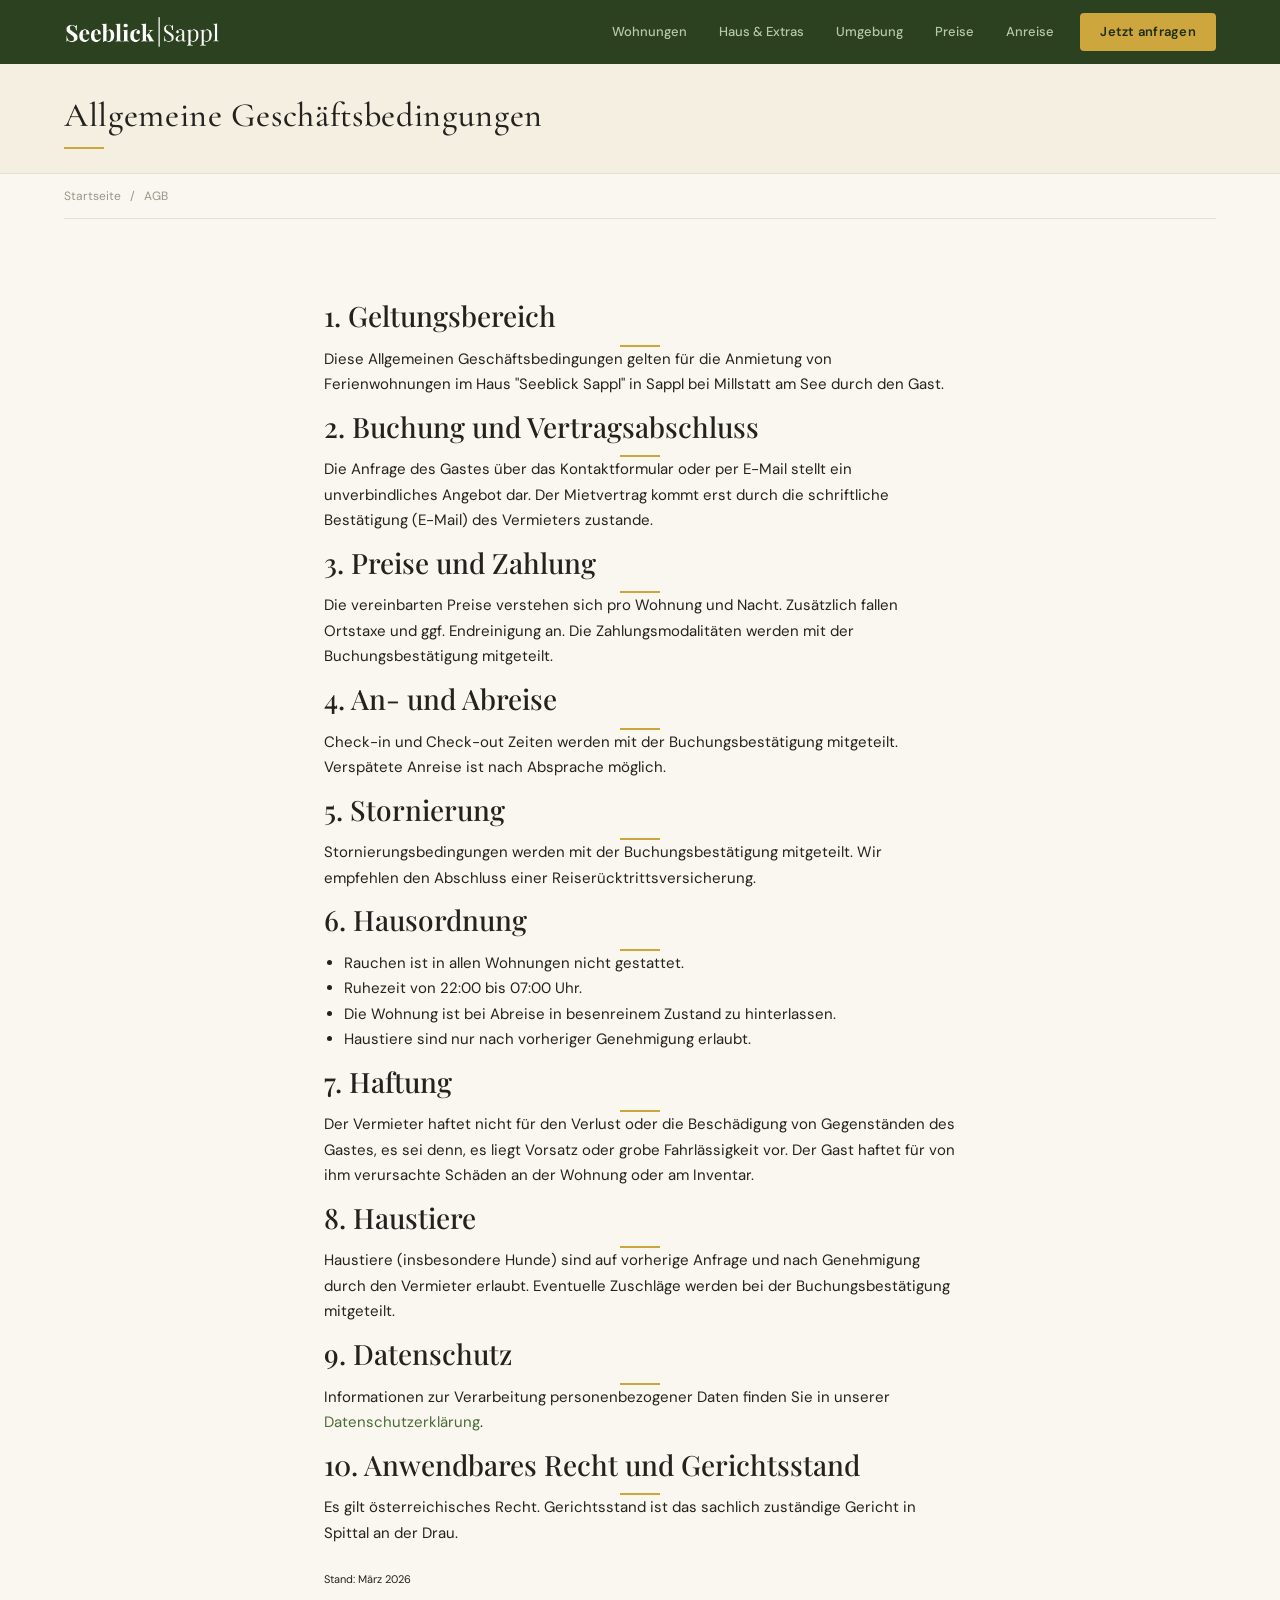
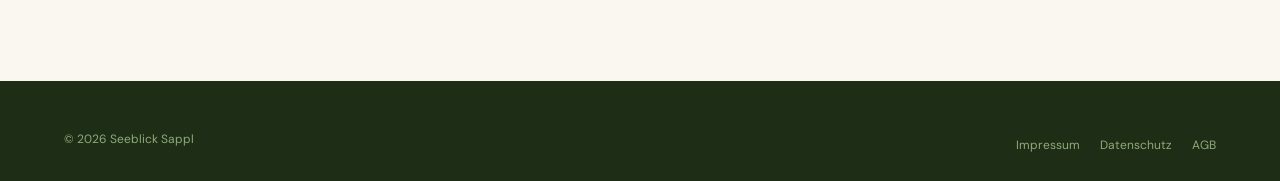
<file: agb.html>
<!DOCTYPE html>
<html lang="de">
<head>
  <meta charset="UTF-8">
  <meta name="viewport" content="width=device-width, initial-scale=1.0">
  <title>AGB — Seeblick Sappl</title>
  <meta name="robots" content="noindex">
  <link rel="preconnect" href="https://fonts.googleapis.com">
  <link rel="preconnect" href="https://fonts.gstatic.com" crossorigin>
  <link href="https://fonts.googleapis.com/css2?family=Cormorant+Garamond:ital,wght@0,400;0,500;0,600;1,400;1,500&family=DM+Sans:ital,wght@0,300;0,400;0,500;0,600;0,700;1,400&family=Playfair+Display:ital,wght@0,400;0,500;0,600;0,700;1,400;1,500&display=swap" rel="stylesheet">
  <link rel="stylesheet" href="css/style.css">
  <link rel="icon" type="image/svg+xml" href="favicon.svg">
  <meta property="og:image" content="https://seeblick-sappl.at/seeblick-logo.png">
</head>
<body>

  <header class="header">
    <div class="header__inner">
      <a href="index.html" class="header__logo"><img src="seeblick-logo.png" alt="Seeblick Sappl" class="header__logo-img"></a>
      <nav class="nav">
        <a href="wohnungen/index.html" class="nav__link">Wohnungen</a>
        <a href="haus-und-extras.html" class="nav__link">Haus &amp; Extras</a>
        <a href="umgebung.html" class="nav__link">Umgebung</a>
        <a href="preise.html" class="nav__link">Preise</a>
        <a href="anreise.html" class="nav__link">Anreise</a>
        <a href="anfrage.html" class="btn btn--primary nav__cta">Jetzt anfragen</a>
      </nav>
      <button class="hamburger" aria-label="Menü öffnen"><span></span><span></span><span></span></button>
    </div>
  </header>

  <div class="mobile-nav">
    <a href="wohnungen/index.html" class="mobile-nav__link">Wohnungen</a>
    <a href="haus-und-extras.html" class="mobile-nav__link">Haus &amp; Extras</a>
    <a href="umgebung.html" class="mobile-nav__link">Umgebung</a>
    <a href="preise.html" class="mobile-nav__link">Preise</a>
    <a href="anreise.html" class="mobile-nav__link">Anreise</a>
    <a href="anfrage.html" class="mobile-nav__link">Jetzt anfragen</a>
  </div>

  <section class="page-hero">
    <div class="container">
      <h1>Allgemeine Geschäftsbedingungen</h1>
    </div>
  </section>

  <div class="container">
    <nav class="breadcrumb"><a href="index.html">Startseite</a> <span>/</span> AGB</nav>
  </div>

  <section class="section">
    <div class="container" style="max-width:680px;">

      <h2>1. Geltungsbereich</h2>
      <div class="accent-line"></div>
      <p>Diese Allgemeinen Geschäftsbedingungen gelten für die Anmietung von Ferienwohnungen im Haus "Seeblick Sappl" in Sappl bei Millstatt am See durch den Gast.</p>

      <h2>2. Buchung und Vertragsabschluss</h2>
      <div class="accent-line"></div>
      <p>Die Anfrage des Gastes über das Kontaktformular oder per E-Mail stellt ein unverbindliches Angebot dar. Der Mietvertrag kommt erst durch die schriftliche Bestätigung (E-Mail) des Vermieters zustande.</p>

      <h2>3. Preise und Zahlung</h2>
      <div class="accent-line"></div>
      <p>Die vereinbarten Preise verstehen sich pro Wohnung und Nacht. Zusätzlich fallen Ortstaxe und ggf. Endreinigung an. Die Zahlungsmodalitäten werden mit der Buchungsbestätigung mitgeteilt.</p>

      <h2>4. An- und Abreise</h2>
      <div class="accent-line"></div>
      <p>Check-in und Check-out Zeiten werden mit der Buchungsbestätigung mitgeteilt. Verspätete Anreise ist nach Absprache möglich.</p>

      <h2>5. Stornierung</h2>
      <div class="accent-line"></div>
      <p>Stornierungsbedingungen werden mit der Buchungsbestätigung mitgeteilt. Wir empfehlen den Abschluss einer Reiserücktrittsversicherung.</p>

      <h2>6. Hausordnung</h2>
      <div class="accent-line"></div>
      <ul>
        <li>Rauchen ist in allen Wohnungen nicht gestattet.</li>
        <li>Ruhezeit von 22:00 bis 07:00 Uhr.</li>
        <li>Die Wohnung ist bei Abreise in besenreinem Zustand zu hinterlassen.</li>
        <li>Haustiere sind nur nach vorheriger Genehmigung erlaubt.</li>
      </ul>

      <h2>7. Haftung</h2>
      <div class="accent-line"></div>
      <p>Der Vermieter haftet nicht für den Verlust oder die Beschädigung von Gegenständen des Gastes, es sei denn, es liegt Vorsatz oder grobe Fahrlässigkeit vor. Der Gast haftet für von ihm verursachte Schäden an der Wohnung oder am Inventar.</p>

      <h2>8. Haustiere</h2>
      <div class="accent-line"></div>
      <p>Haustiere (insbesondere Hunde) sind auf vorherige Anfrage und nach Genehmigung durch den Vermieter erlaubt. Eventuelle Zuschläge werden bei der Buchungsbestätigung mitgeteilt.</p>

      <h2>9. Datenschutz</h2>
      <div class="accent-line"></div>
      <p>Informationen zur Verarbeitung personenbezogener Daten finden Sie in unserer <a href="datenschutz.html">Datenschutzerklärung</a>.</p>

      <h2>10. Anwendbares Recht und Gerichtsstand</h2>
      <div class="accent-line"></div>
      <p>Es gilt österreichisches Recht. Gerichtsstand ist das sachlich zuständige Gericht in Spittal an der Drau.</p>

      <p style="margin-top:24px; color:var(--color-meta); font-size:11px;">Stand: März 2026</p>
    </div>
  </section>

  <footer class="footer">
    <div class="container">
      <div class="footer__bottom" style="border-top:none; padding-top:0;">
        <p>&copy; 2026 Seeblick Sappl</p>
        <div class="footer__legal">
          <a href="impressum.html">Impressum</a>
          <a href="datenschutz.html">Datenschutz</a>
          <a href="agb.html">AGB</a>
        </div>
      </div>
    </div>
  </footer>

  <button class="scroll-top" aria-label="Nach oben">&#8593;</button>
  <script src="js/main.js"></script>
</body>
</html>
</file>
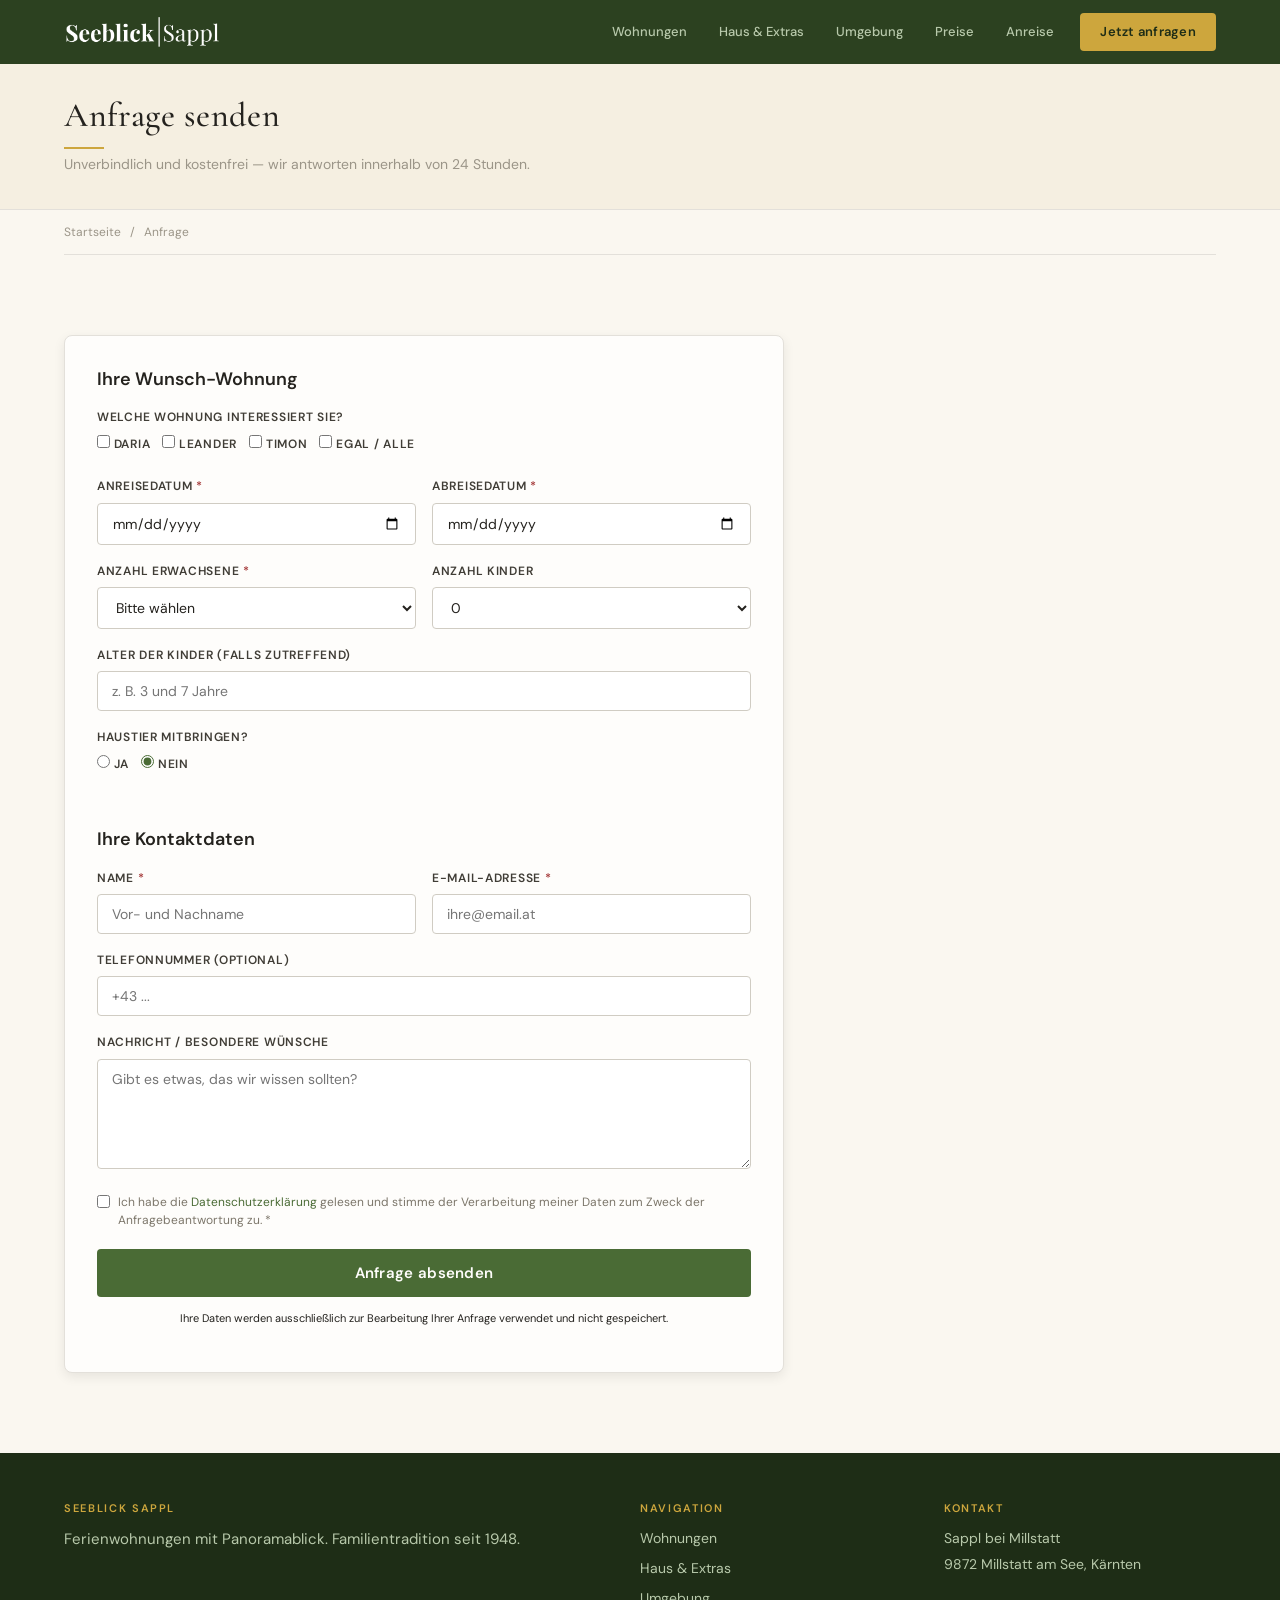
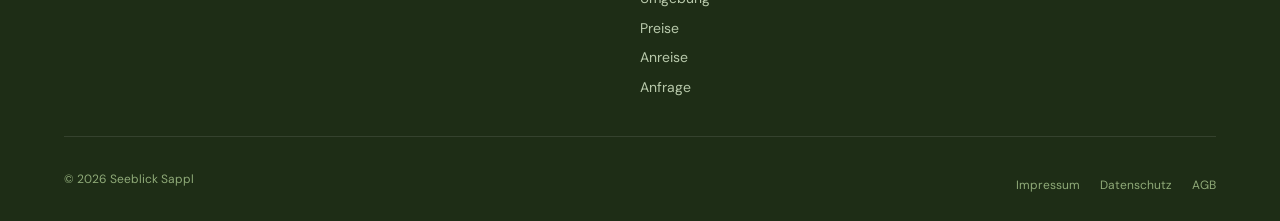
<file: anfrage.html>
<!DOCTYPE html>
<html lang="de">
<head>
  <meta charset="UTF-8">
  <meta name="viewport" content="width=device-width, initial-scale=1.0">
  <title>Anfrage — Seeblick Sappl am Millstätter See</title>
  <meta name="description" content="Senden Sie uns eine unverbindliche Anfrage für Ihren Urlaub in den Ferienwohnungen Seeblick Sappl am Millstätter See.">
  <link rel="canonical" href="https://seeblick-sappl.at/anfrage/">
  <link rel="preconnect" href="https://fonts.googleapis.com">
  <link rel="preconnect" href="https://fonts.gstatic.com" crossorigin>
  <link href="https://fonts.googleapis.com/css2?family=Cormorant+Garamond:ital,wght@0,400;0,500;0,600;1,400;1,500&family=DM+Sans:ital,wght@0,300;0,400;0,500;0,600;0,700;1,400&family=Playfair+Display:ital,wght@0,400;0,500;0,600;0,700;1,400;1,500&display=swap" rel="stylesheet">
  <link rel="stylesheet" href="css/style.css">
  <link rel="icon" type="image/svg+xml" href="favicon.svg">
  <meta property="og:image" content="https://seeblick-sappl.at/seeblick-logo.png">
</head>
<body>

  <header class="header">
    <div class="header__inner">
      <a href="index.html" class="header__logo"><img src="seeblick-logo.png" alt="Seeblick Sappl" class="header__logo-img"></a>
      <nav class="nav">
        <a href="wohnungen/index.html" class="nav__link">Wohnungen</a>
        <a href="haus-und-extras.html" class="nav__link">Haus &amp; Extras</a>
        <a href="umgebung.html" class="nav__link">Umgebung</a>
        <a href="preise.html" class="nav__link">Preise</a>
        <a href="anreise.html" class="nav__link">Anreise</a>
        <a href="anfrage.html" class="btn btn--primary nav__cta">Jetzt anfragen</a>
      </nav>
      <button class="hamburger" aria-label="Menü öffnen"><span></span><span></span><span></span></button>
    </div>
  </header>

  <div class="mobile-nav">
    <a href="wohnungen/index.html" class="mobile-nav__link">Wohnungen</a>
    <a href="haus-und-extras.html" class="mobile-nav__link">Haus &amp; Extras</a>
    <a href="umgebung.html" class="mobile-nav__link">Umgebung</a>
    <a href="preise.html" class="mobile-nav__link">Preise</a>
    <a href="anreise.html" class="mobile-nav__link">Anreise</a>
    <a href="anfrage.html" class="mobile-nav__link">Jetzt anfragen</a>
  </div>

  <section class="page-hero">
    <div class="container">
      <h1>Anfrage senden</h1>
      <p>Unverbindlich und kostenfrei — wir antworten innerhalb von 24 Stunden.</p>
    </div>
  </section>

  <div class="container">
    <nav class="breadcrumb"><a href="index.html">Startseite</a> <span>/</span> Anfrage</nav>
  </div>

  <section class="section">
    <div class="container">
      <div class="form-card">
        <form id="anfrageForm" action="https://formspree.io/f/mgenrolz" method="POST" novalidate>
          <!-- Honeypot -->
          <div style="position:absolute;left:-9999px;" aria-hidden="true">
            <label for="website">Website</label>
            <input type="text" name="website" id="website" tabindex="-1" autocomplete="off">
          </div>

          <h3 style="margin-bottom:16px;">Ihre Wunsch-Wohnung</h3>

          <div class="form-group">
            <label>Welche Wohnung interessiert Sie?</label>
            <div class="checkbox-group">
              <label class="checkbox-label">
                <input type="checkbox" name="wohnung" value="daria"> Daria
              </label>
              <label class="checkbox-label">
                <input type="checkbox" name="wohnung" value="leander"> Leander
              </label>
              <label class="checkbox-label">
                <input type="checkbox" name="wohnung" value="timon"> Timon
              </label>
              <label class="checkbox-label">
                <input type="checkbox" name="wohnung" value="egal"> Egal / alle
              </label>
            </div>
          </div>

          <div class="form-row">
            <div class="form-group">
              <label for="anreise">Anreisedatum <span class="required">*</span></label>
              <input type="date" id="anreise" name="anreise" required>
            </div>
            <div class="form-group">
              <label for="abreise">Abreisedatum <span class="required">*</span></label>
              <input type="date" id="abreise" name="abreise" required>
            </div>
          </div>

          <div class="form-row">
            <div class="form-group">
              <label for="erwachsene">Anzahl Erwachsene <span class="required">*</span></label>
              <select id="erwachsene" name="erwachsene" required>
                <option value="">Bitte wählen</option>
                <option value="1">1</option>
                <option value="2">2</option>
                <option value="3">3</option>
                <option value="4">4</option>
                <option value="5">5</option>
                <option value="6">6</option>
              </select>
            </div>
            <div class="form-group">
              <label for="kinder">Anzahl Kinder</label>
              <select id="kinder" name="kinder">
                <option value="0">0</option>
                <option value="1">1</option>
                <option value="2">2</option>
                <option value="3">3</option>
                <option value="4">4</option>
              </select>
            </div>
          </div>

          <div class="form-group">
            <label for="kinder_alter">Alter der Kinder (falls zutreffend)</label>
            <input type="text" id="kinder_alter" name="kinder_alter" placeholder="z. B. 3 und 7 Jahre">
          </div>

          <div class="form-group">
            <label>Haustier mitbringen?</label>
            <div class="checkbox-group">
              <label class="checkbox-label">
                <input type="radio" name="haustier" value="ja"> Ja
              </label>
              <label class="checkbox-label">
                <input type="radio" name="haustier" value="nein" checked> Nein
              </label>
            </div>
          </div>

          <hr style="border:none; border-top:1px solid var(--color-border); margin:24px 0;">

          <h3 style="margin-bottom:16px;">Ihre Kontaktdaten</h3>

          <div class="form-row">
            <div class="form-group">
              <label for="name">Name <span class="required">*</span></label>
              <input type="text" id="name" name="name" required placeholder="Vor- und Nachname">
            </div>
            <div class="form-group">
              <label for="email">E-Mail-Adresse <span class="required">*</span></label>
              <input type="email" id="email" name="email" required placeholder="ihre@email.at">
            </div>
          </div>

          <div class="form-group">
            <label for="telefon">Telefonnummer (optional)</label>
            <input type="tel" id="telefon" name="telefon" placeholder="+43 ...">
          </div>

          <div class="form-group">
            <label for="nachricht">Nachricht / besondere Wünsche</label>
            <textarea id="nachricht" name="nachricht" placeholder="Gibt es etwas, das wir wissen sollten?"></textarea>
          </div>

          <div class="form-consent">
            <input type="checkbox" name="datenschutz" id="datenschutz" required>
            <label for="datenschutz">Ich habe die <a href="datenschutz.html" target="_blank">Datenschutzerklärung</a> gelesen und stimme der Verarbeitung meiner Daten zum Zweck der Anfragebeantwortung zu. <span class="required">*</span></label>
          </div>

          <button type="submit" class="btn btn--primary btn--lg" style="width:100%;">Anfrage absenden</button>

          <p style="margin-top:12px; font-size:11px; color:var(--color-meta); text-align:center;">
            Ihre Daten werden ausschließlich zur Bearbeitung Ihrer Anfrage verwendet und nicht gespeichert.
          </p>
        </form>
      </div>
    </div>
  </section>

  <footer class="footer">
    <div class="container">
      <div class="footer__grid">
        <div>
          <h4 class="footer__heading">Seeblick Sappl</h4>
          <p>Ferienwohnungen mit Panoramablick. Familientradition seit 1948.</p>
        </div>
        <div>
          <h4 class="footer__heading">Navigation</h4>
          <ul class="footer__list">
            <li><a href="wohnungen/index.html">Wohnungen</a></li>
            <li><a href="haus-und-extras.html">Haus &amp; Extras</a></li>
            <li><a href="umgebung.html">Umgebung</a></li>
            <li><a href="preise.html">Preise</a></li>
            <li><a href="anreise.html">Anreise</a></li>
            <li><a href="anfrage.html">Anfrage</a></li>
          </ul>
        </div>
        <div>
          <h4 class="footer__heading">Kontakt</h4>
          <div class="footer__contact">
            <p>Sappl bei Millstatt</p>
            <p>9872 Millstatt am See, Kärnten</p>
          </div>
        </div>
      </div>
      <div class="footer__bottom">
        <p>&copy; 2026 Seeblick Sappl</p>
        <div class="footer__legal">
          <a href="impressum.html">Impressum</a>
          <a href="datenschutz.html">Datenschutz</a>
          <a href="agb.html">AGB</a>
        </div>
      </div>
    </div>
  </footer>

  <button class="scroll-top" aria-label="Nach oben">&#8593;</button>
  <script src="js/main.js"></script>
</body>
</html>
</file>
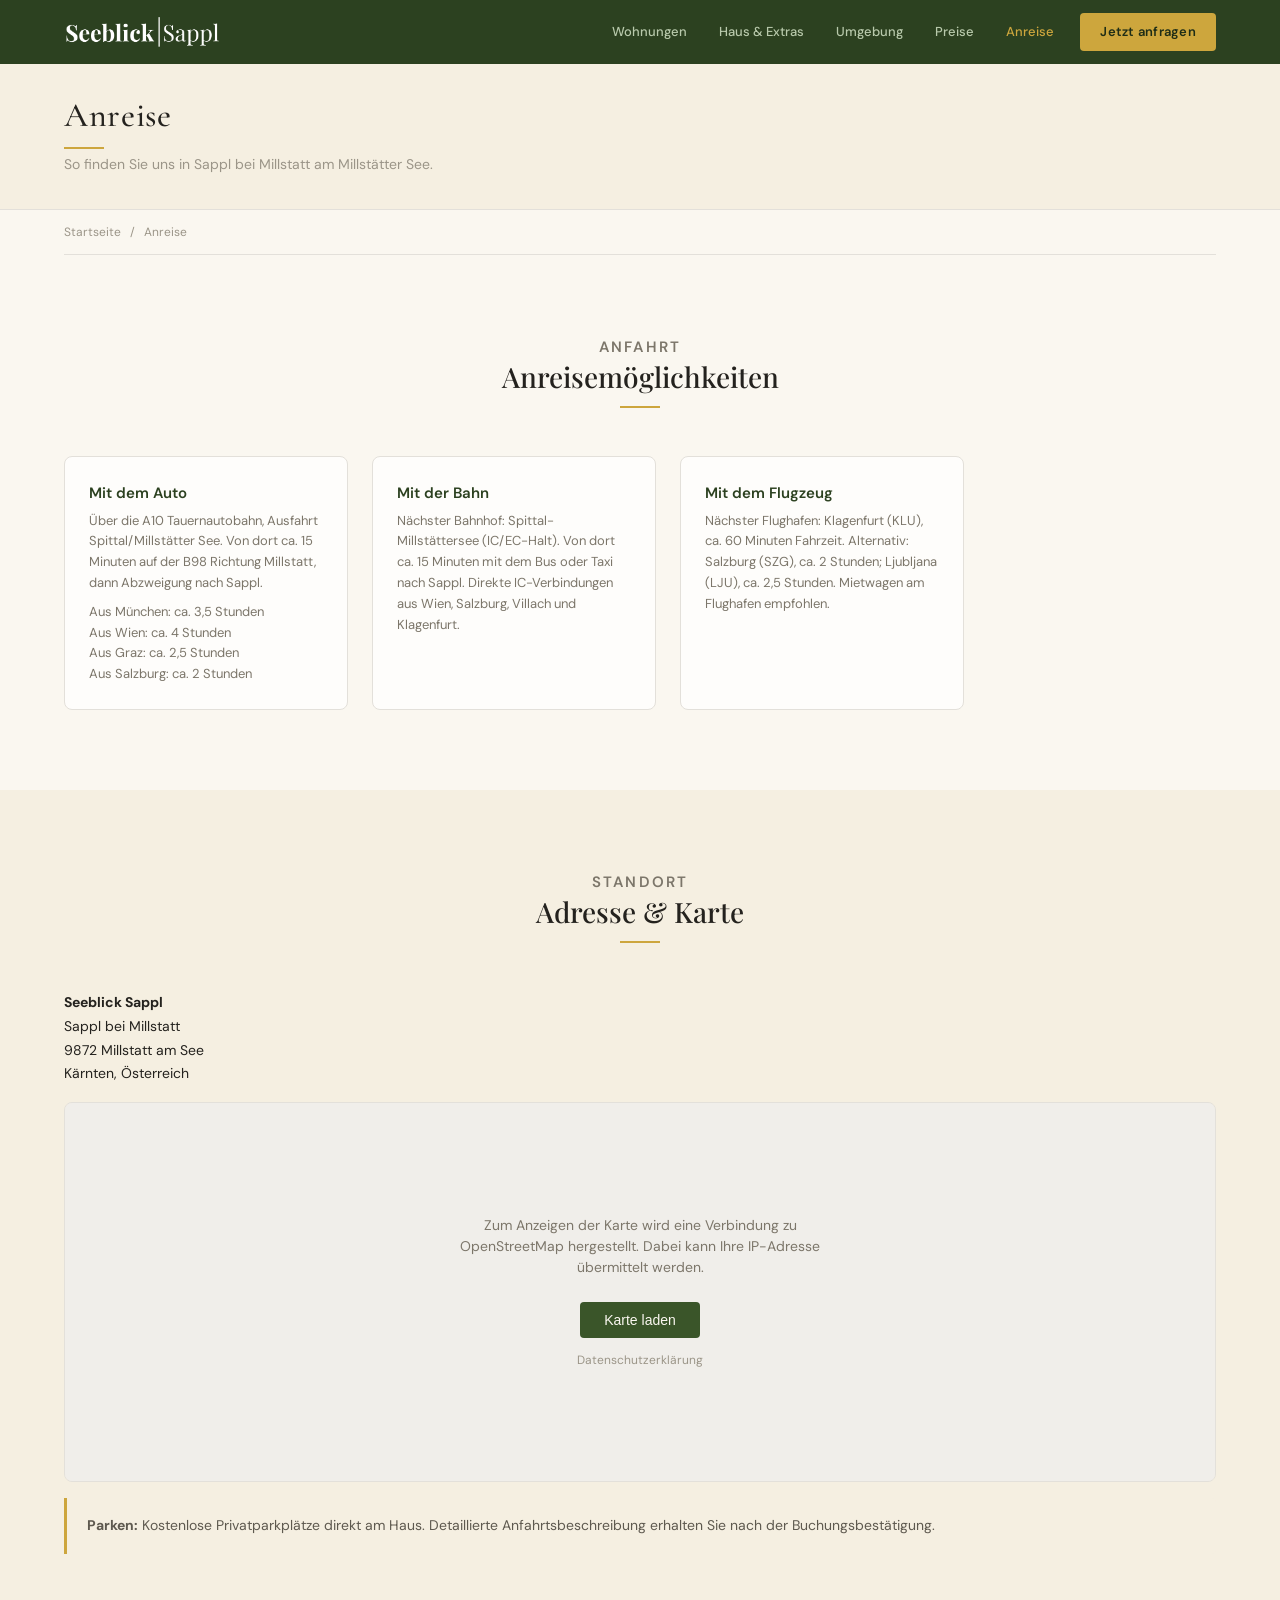
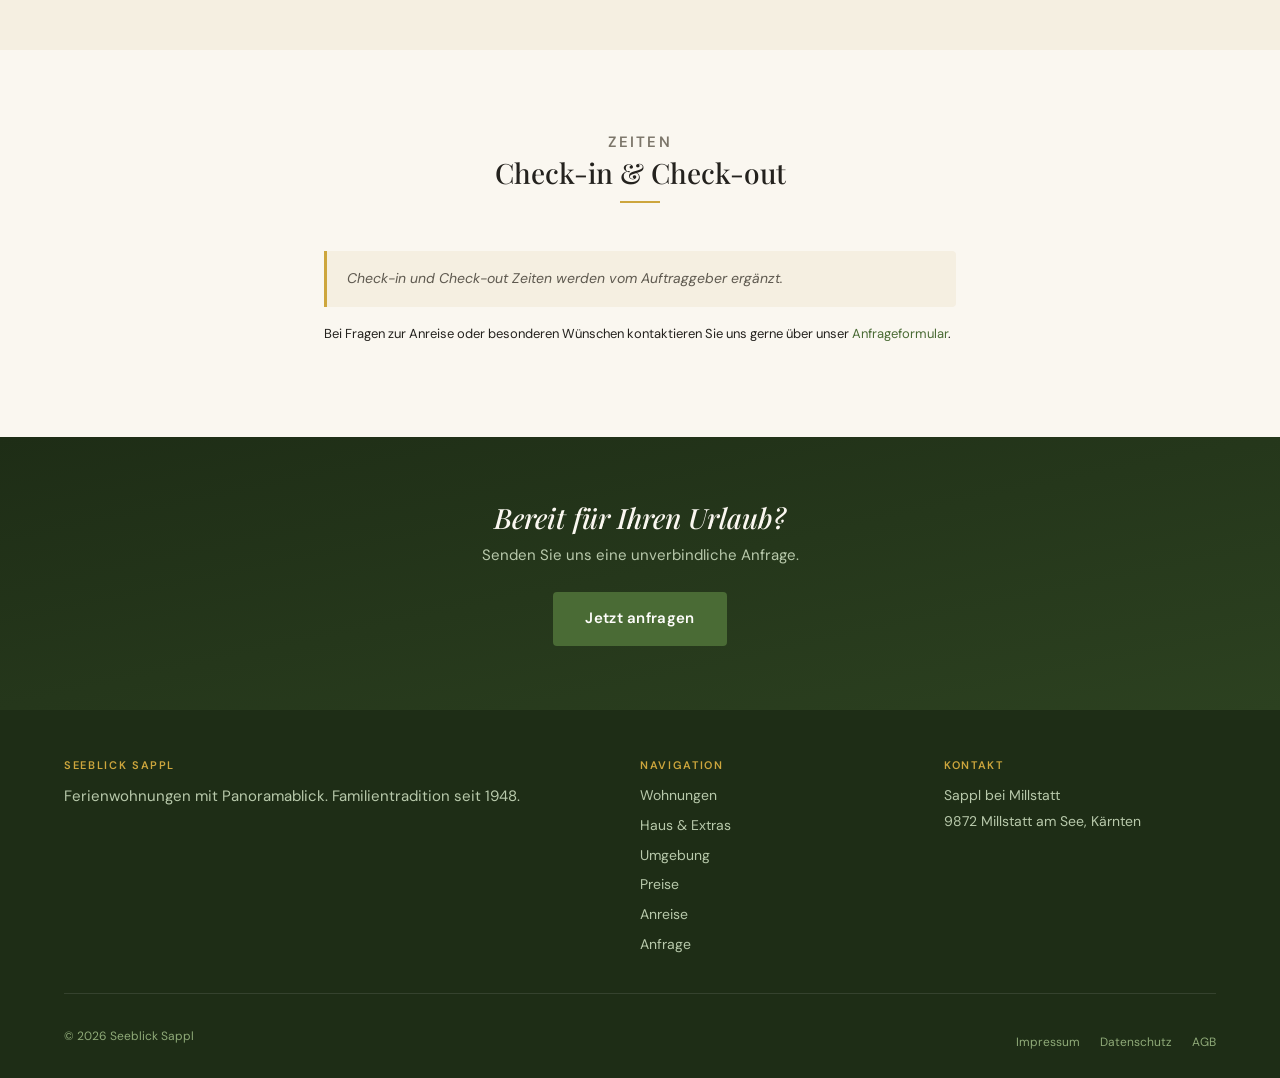
<file: anreise.html>
<!DOCTYPE html>
<html lang="de">
<head>
  <meta charset="UTF-8">
  <meta name="viewport" content="width=device-width, initial-scale=1.0">
  <title>Anreise — Seeblick Sappl am Millstätter See</title>
  <meta name="description" content="So erreichen Sie die Ferienwohnungen Seeblick Sappl in Sappl bei Millstatt — mit Auto, Bahn oder Flugzeug.">
  <link rel="canonical" href="https://seeblick-sappl.at/anreise/">
  <link rel="preconnect" href="https://fonts.googleapis.com">
  <link rel="preconnect" href="https://fonts.gstatic.com" crossorigin>
  <link href="https://fonts.googleapis.com/css2?family=Cormorant+Garamond:ital,wght@0,400;0,500;0,600;1,400;1,500&family=DM+Sans:ital,wght@0,300;0,400;0,500;0,600;0,700;1,400&family=Playfair+Display:ital,wght@0,400;0,500;0,600;0,700;1,400;1,500&display=swap" rel="stylesheet">
  <link rel="stylesheet" href="css/style.css">
  <link rel="icon" type="image/svg+xml" href="favicon.svg">
  <meta property="og:image" content="https://seeblick-sappl.at/seeblick-logo.png">
</head>
<body>

  <header class="header">
    <div class="header__inner">
      <a href="index.html" class="header__logo"><img src="seeblick-logo.png" alt="Seeblick Sappl" class="header__logo-img"></a>
      <nav class="nav">
        <a href="wohnungen/index.html" class="nav__link">Wohnungen</a>
        <a href="haus-und-extras.html" class="nav__link">Haus &amp; Extras</a>
        <a href="umgebung.html" class="nav__link">Umgebung</a>
        <a href="preise.html" class="nav__link">Preise</a>
        <a href="anreise.html" class="nav__link nav__link--active">Anreise</a>
        <a href="anfrage.html" class="btn btn--primary nav__cta">Jetzt anfragen</a>
      </nav>
      <button class="hamburger" aria-label="Menü öffnen"><span></span><span></span><span></span></button>
    </div>
  </header>

  <div class="mobile-nav">
    <a href="wohnungen/index.html" class="mobile-nav__link">Wohnungen</a>
    <a href="haus-und-extras.html" class="mobile-nav__link">Haus &amp; Extras</a>
    <a href="umgebung.html" class="mobile-nav__link">Umgebung</a>
    <a href="preise.html" class="mobile-nav__link">Preise</a>
    <a href="anreise.html" class="mobile-nav__link">Anreise</a>
    <a href="anfrage.html" class="mobile-nav__link">Jetzt anfragen</a>
  </div>

  <section class="page-hero">
    <div class="container">
      <h1>Anreise</h1>
      <p>So finden Sie uns in Sappl bei Millstatt am Millstätter See.</p>
    </div>
  </section>

  <div class="container">
    <nav class="breadcrumb"><a href="index.html">Startseite</a> <span>/</span> Anreise</nav>
  </div>

  <section class="section">
    <div class="container">
      <div class="section-header">
        <p class="label">Anfahrt</p>
        <h2>Anreisemöglichkeiten</h2>
        <div class="accent-line"></div>
      </div>

      <div class="feature-grid" style="max-width:900px;">
        <div class="feature-card">
          <div>
            <p class="feature-card__title">Mit dem Auto</p>
            <p class="feature-card__text">
              Über die A10 Tauernautobahn, Ausfahrt Spittal/Millstätter See. Von dort ca. 15 Minuten auf der B98 Richtung Millstatt, dann Abzweigung nach Sappl.
            </p>
            <p class="feature-card__text" style="margin-top:8px;">
              Aus München: ca. 3,5 Stunden<br>
              Aus Wien: ca. 4 Stunden<br>
              Aus Graz: ca. 2,5 Stunden<br>
              Aus Salzburg: ca. 2 Stunden
            </p>
          </div>
        </div>
        <div class="feature-card">
          <div>
            <p class="feature-card__title">Mit der Bahn</p>
            <p class="feature-card__text">
              Nächster Bahnhof: Spittal-Millstättersee (IC/EC-Halt). Von dort ca. 15 Minuten mit dem Bus oder Taxi nach Sappl. Direkte IC-Verbindungen aus Wien, Salzburg, Villach und Klagenfurt.
            </p>
          </div>
        </div>
        <div class="feature-card">
          <div>
            <p class="feature-card__title">Mit dem Flugzeug</p>
            <p class="feature-card__text">
              Nächster Flughafen: Klagenfurt (KLU), ca. 60 Minuten Fahrzeit.
              Alternativ: Salzburg (SZG), ca. 2 Stunden; Ljubljana (LJU), ca. 2,5 Stunden. Mietwagen am Flughafen empfohlen.
            </p>
          </div>
        </div>
      </div>
    </div>
  </section>

  <section class="section section--cream">
    <div class="container">
      <div class="section-header">
        <p class="label">Standort</p>
        <h2>Adresse &amp; Karte</h2>
        <div class="accent-line"></div>
      </div>
      <div style="margin-bottom:16px; font-size:14px;">
        <strong>Seeblick Sappl</strong><br>
        Sappl bei Millstatt<br>
        9872 Millstatt am See<br>
        Kärnten, Österreich
      </div>
      <div class="map-container">
        <div class="map-consent">
          <p class="map-consent__text">Zum Anzeigen der Karte wird eine Verbindung zu OpenStreetMap hergestellt. Dabei kann Ihre IP-Adresse übermittelt werden.</p>
          <button class="map-consent__btn" type="button">Karte laden</button>
          <a href="datenschutz.html" class="map-consent__link">Datenschutzerklärung</a>
        </div>
        <iframe
          data-src="https://www.openstreetmap.org/export/embed.html?bbox=13.52%2C46.79%2C13.62%2C46.83&layer=mapnik&marker=46.812%2C13.572"
          loading="lazy"
          title="Karte: Seeblick Sappl"
          allowfullscreen>
        </iframe>
      </div>
      <div class="info-box" style="margin-top:16px;">
        <p><strong>Parken:</strong> Kostenlose Privatparkplätze direkt am Haus. Detaillierte Anfahrtsbeschreibung erhalten Sie nach der Buchungsbestätigung.</p>
      </div>
    </div>
  </section>

  <section class="section">
    <div class="container" style="max-width:680px;">
      <div class="section-header">
        <p class="label">Zeiten</p>
        <h2>Check-in &amp; Check-out</h2>
        <div class="accent-line"></div>
      </div>
      <div class="info-box">
        <p><em>Check-in und Check-out Zeiten werden vom Auftraggeber ergänzt.</em></p>
      </div>
      <p style="margin-top:12px; font-size:13px;">Bei Fragen zur Anreise oder besonderen Wünschen kontaktieren Sie uns gerne über unser <a href="anfrage.html">Anfrageformular</a>.</p>
    </div>
  </section>

  <section class="cta-banner">
    <div class="container">
      <h2>Bereit für Ihren Urlaub?</h2>
      <p>Senden Sie uns eine unverbindliche Anfrage.</p>
      <a href="anfrage.html" class="btn btn--primary btn--lg">Jetzt anfragen</a>
    </div>
  </section>

  <footer class="footer">
    <div class="container">
      <div class="footer__grid">
        <div>
          <h4 class="footer__heading">Seeblick Sappl</h4>
          <p>Ferienwohnungen mit Panoramablick. Familientradition seit 1948.</p>
        </div>
        <div>
          <h4 class="footer__heading">Navigation</h4>
          <ul class="footer__list">
            <li><a href="wohnungen/index.html">Wohnungen</a></li>
            <li><a href="haus-und-extras.html">Haus &amp; Extras</a></li>
            <li><a href="umgebung.html">Umgebung</a></li>
            <li><a href="preise.html">Preise</a></li>
            <li><a href="anreise.html">Anreise</a></li>
            <li><a href="anfrage.html">Anfrage</a></li>
          </ul>
        </div>
        <div>
          <h4 class="footer__heading">Kontakt</h4>
          <div class="footer__contact">
            <p>Sappl bei Millstatt</p>
            <p>9872 Millstatt am See, Kärnten</p>
          </div>
        </div>
      </div>
      <div class="footer__bottom">
        <p>&copy; 2026 Seeblick Sappl</p>
        <div class="footer__legal">
          <a href="impressum.html">Impressum</a>
          <a href="datenschutz.html">Datenschutz</a>
          <a href="agb.html">AGB</a>
        </div>
      </div>
    </div>
  </footer>

  <button class="scroll-top" aria-label="Nach oben">&#8593;</button>
  <script src="js/main.js"></script>
</body>
</html>
</file>
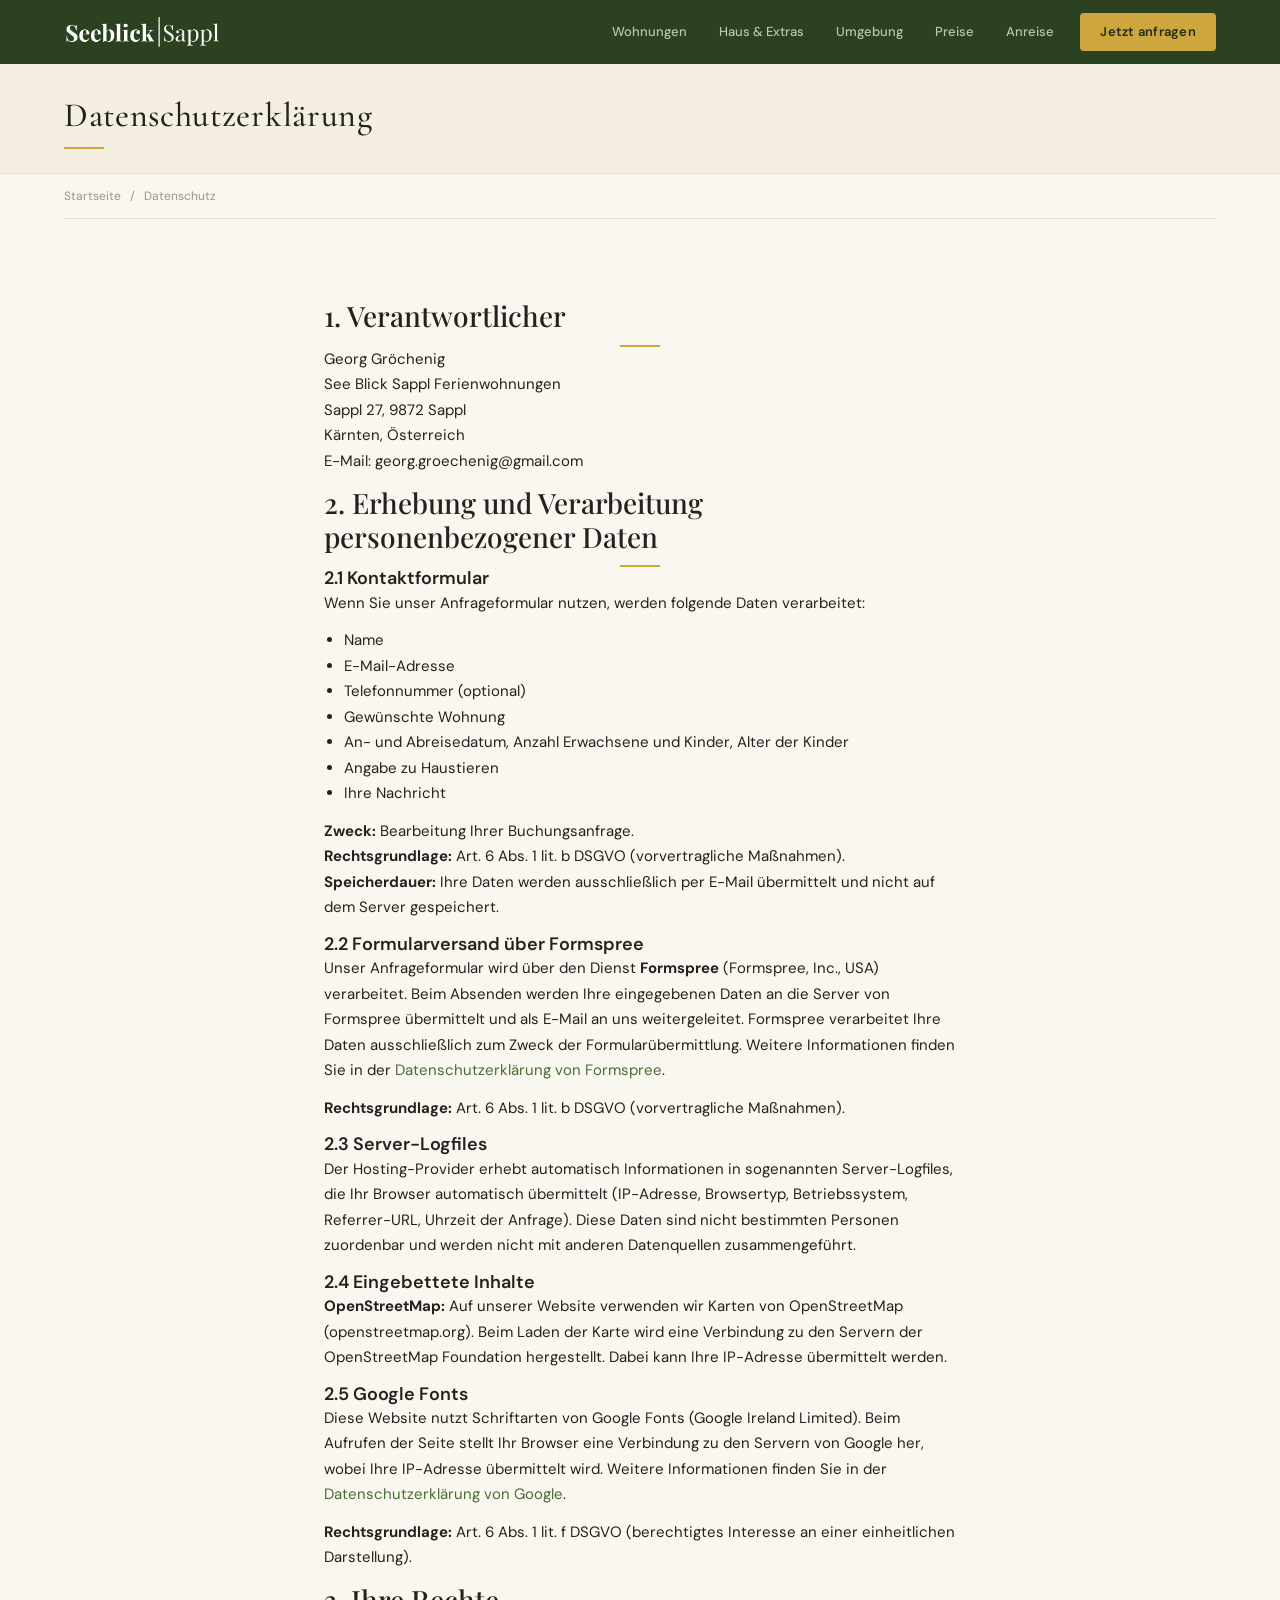
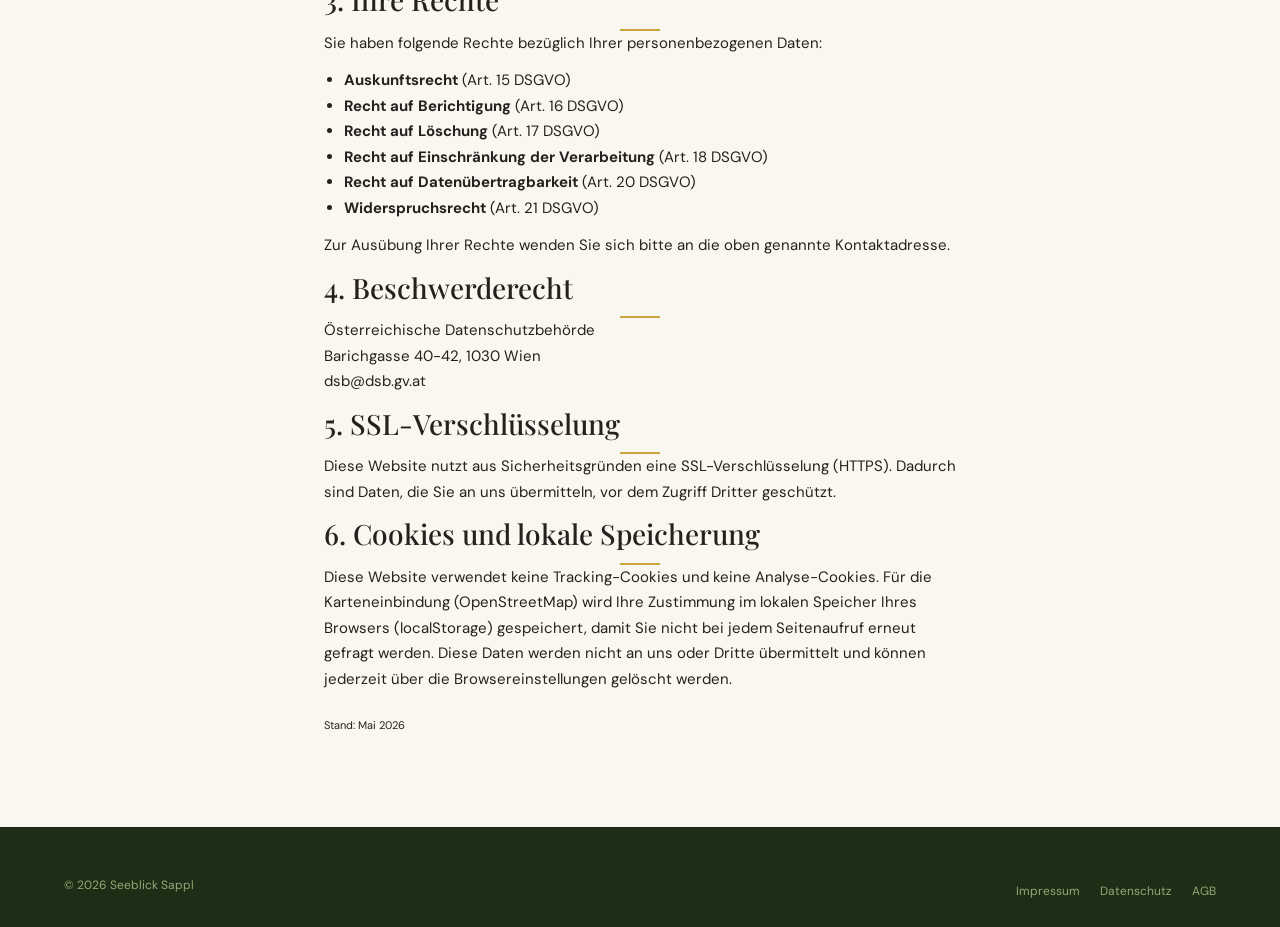
<file: datenschutz.html>
<!DOCTYPE html>
<html lang="de">
<head>
  <meta charset="UTF-8">
  <meta name="viewport" content="width=device-width, initial-scale=1.0">
  <title>Datenschutzerklärung — Seeblick Sappl</title>
  <meta name="robots" content="noindex">
  <link rel="preconnect" href="https://fonts.googleapis.com">
  <link rel="preconnect" href="https://fonts.gstatic.com" crossorigin>
  <link href="https://fonts.googleapis.com/css2?family=Cormorant+Garamond:ital,wght@0,400;0,500;0,600;1,400;1,500&family=DM+Sans:ital,wght@0,300;0,400;0,500;0,600;0,700;1,400&family=Playfair+Display:ital,wght@0,400;0,500;0,600;0,700;1,400;1,500&display=swap" rel="stylesheet">
  <link rel="stylesheet" href="css/style.css">
  <link rel="icon" type="image/svg+xml" href="favicon.svg">
  <meta property="og:image" content="https://seeblick-sappl.at/seeblick-logo.png">
</head>
<body>

  <header class="header">
    <div class="header__inner">
      <a href="index.html" class="header__logo"><img src="seeblick-logo.png" alt="Seeblick Sappl" class="header__logo-img"></a>
      <nav class="nav">
        <a href="wohnungen/index.html" class="nav__link">Wohnungen</a>
        <a href="haus-und-extras.html" class="nav__link">Haus &amp; Extras</a>
        <a href="umgebung.html" class="nav__link">Umgebung</a>
        <a href="preise.html" class="nav__link">Preise</a>
        <a href="anreise.html" class="nav__link">Anreise</a>
        <a href="anfrage.html" class="btn btn--primary nav__cta">Jetzt anfragen</a>
      </nav>
      <button class="hamburger" aria-label="Menü öffnen"><span></span><span></span><span></span></button>
    </div>
  </header>

  <div class="mobile-nav">
    <a href="wohnungen/index.html" class="mobile-nav__link">Wohnungen</a>
    <a href="haus-und-extras.html" class="mobile-nav__link">Haus &amp; Extras</a>
    <a href="umgebung.html" class="mobile-nav__link">Umgebung</a>
    <a href="preise.html" class="mobile-nav__link">Preise</a>
    <a href="anreise.html" class="mobile-nav__link">Anreise</a>
    <a href="anfrage.html" class="mobile-nav__link">Jetzt anfragen</a>
  </div>

  <section class="page-hero">
    <div class="container">
      <h1>Datenschutzerklärung</h1>
    </div>
  </section>

  <div class="container">
    <nav class="breadcrumb"><a href="index.html">Startseite</a> <span>/</span> Datenschutz</nav>
  </div>

  <section class="section">
    <div class="container" style="max-width:680px;">

      <h2>1. Verantwortlicher</h2>
      <div class="accent-line"></div>
      <p>
        Georg Gröchenig<br>
        See Blick Sappl Ferienwohnungen<br>
        Sappl 27, 9872 Sappl<br>
        Kärnten, Österreich<br>
        E-Mail: georg.groechenig@gmail.com
      </p>

      <h2>2. Erhebung und Verarbeitung personenbezogener Daten</h2>
      <div class="accent-line"></div>

      <h3>2.1 Kontaktformular</h3>
      <p>Wenn Sie unser Anfrageformular nutzen, werden folgende Daten verarbeitet:</p>
      <ul>
        <li>Name</li>
        <li>E-Mail-Adresse</li>
        <li>Telefonnummer (optional)</li>
        <li>Gewünschte Wohnung</li>
        <li>An- und Abreisedatum, Anzahl Erwachsene und Kinder, Alter der Kinder</li>
        <li>Angabe zu Haustieren</li>
        <li>Ihre Nachricht</li>
      </ul>
      <p><strong>Zweck:</strong> Bearbeitung Ihrer Buchungsanfrage.<br>
      <strong>Rechtsgrundlage:</strong> Art. 6 Abs. 1 lit. b DSGVO (vorvertragliche Maßnahmen).<br>
      <strong>Speicherdauer:</strong> Ihre Daten werden ausschließlich per E-Mail übermittelt und nicht auf dem Server gespeichert.</p>

      <h3>2.2 Formularversand über Formspree</h3>
      <p>Unser Anfrageformular wird über den Dienst <strong>Formspree</strong> (Formspree, Inc., USA) verarbeitet. Beim Absenden werden Ihre eingegebenen Daten an die Server von Formspree übermittelt und als E-Mail an uns weitergeleitet. Formspree verarbeitet Ihre Daten ausschließlich zum Zweck der Formularübermittlung. Weitere Informationen finden Sie in der <a href="https://formspree.io/legal/privacy-policy" target="_blank" rel="noopener">Datenschutzerklärung von Formspree</a>.</p>
      <p><strong>Rechtsgrundlage:</strong> Art. 6 Abs. 1 lit. b DSGVO (vorvertragliche Maßnahmen).</p>

      <h3>2.3 Server-Logfiles</h3>
      <p>Der Hosting-Provider erhebt automatisch Informationen in sogenannten Server-Logfiles, die Ihr Browser automatisch übermittelt (IP-Adresse, Browsertyp, Betriebssystem, Referrer-URL, Uhrzeit der Anfrage). Diese Daten sind nicht bestimmten Personen zuordenbar und werden nicht mit anderen Datenquellen zusammengeführt.</p>

      <h3>2.4 Eingebettete Inhalte</h3>
      <p><strong>OpenStreetMap:</strong> Auf unserer Website verwenden wir Karten von OpenStreetMap (openstreetmap.org). Beim Laden der Karte wird eine Verbindung zu den Servern der OpenStreetMap Foundation hergestellt. Dabei kann Ihre IP-Adresse übermittelt werden.</p>

      <h3>2.5 Google Fonts</h3>
      <p>Diese Website nutzt Schriftarten von Google Fonts (Google Ireland Limited). Beim Aufrufen der Seite stellt Ihr Browser eine Verbindung zu den Servern von Google her, wobei Ihre IP-Adresse übermittelt wird. Weitere Informationen finden Sie in der <a href="https://policies.google.com/privacy" target="_blank" rel="noopener">Datenschutzerklärung von Google</a>.</p>
      <p><strong>Rechtsgrundlage:</strong> Art. 6 Abs. 1 lit. f DSGVO (berechtigtes Interesse an einer einheitlichen Darstellung).</p>

      <h2>3. Ihre Rechte</h2>
      <div class="accent-line"></div>
      <p>Sie haben folgende Rechte bezüglich Ihrer personenbezogenen Daten:</p>
      <ul>
        <li><strong>Auskunftsrecht</strong> (Art. 15 DSGVO)</li>
        <li><strong>Recht auf Berichtigung</strong> (Art. 16 DSGVO)</li>
        <li><strong>Recht auf Löschung</strong> (Art. 17 DSGVO)</li>
        <li><strong>Recht auf Einschränkung der Verarbeitung</strong> (Art. 18 DSGVO)</li>
        <li><strong>Recht auf Datenübertragbarkeit</strong> (Art. 20 DSGVO)</li>
        <li><strong>Widerspruchsrecht</strong> (Art. 21 DSGVO)</li>
      </ul>
      <p>Zur Ausübung Ihrer Rechte wenden Sie sich bitte an die oben genannte Kontaktadresse.</p>

      <h2>4. Beschwerderecht</h2>
      <div class="accent-line"></div>
      <p>
        Österreichische Datenschutzbehörde<br>
        Barichgasse 40-42, 1030 Wien<br>
        dsb@dsb.gv.at
      </p>

      <h2>5. SSL-Verschlüsselung</h2>
      <div class="accent-line"></div>
      <p>Diese Website nutzt aus Sicherheitsgründen eine SSL-Verschlüsselung (HTTPS). Dadurch sind Daten, die Sie an uns übermitteln, vor dem Zugriff Dritter geschützt.</p>

      <h2>6. Cookies und lokale Speicherung</h2>
      <div class="accent-line"></div>
      <p>Diese Website verwendet keine Tracking-Cookies und keine Analyse-Cookies. Für die Karteneinbindung (OpenStreetMap) wird Ihre Zustimmung im lokalen Speicher Ihres Browsers (localStorage) gespeichert, damit Sie nicht bei jedem Seitenaufruf erneut gefragt werden. Diese Daten werden nicht an uns oder Dritte übermittelt und können jederzeit über die Browsereinstellungen gelöscht werden.</p>

      <p style="margin-top:24px; color:var(--color-meta); font-size:11px;">Stand: Mai 2026</p>
    </div>
  </section>

  <footer class="footer">
    <div class="container">
      <div class="footer__bottom" style="border-top:none; padding-top:0;">
        <p>&copy; 2026 Seeblick Sappl</p>
        <div class="footer__legal">
          <a href="impressum.html">Impressum</a>
          <a href="datenschutz.html">Datenschutz</a>
          <a href="agb.html">AGB</a>
        </div>
      </div>
    </div>
  </footer>

  <button class="scroll-top" aria-label="Nach oben">&#8593;</button>
  <script src="js/main.js"></script>
</body>
</html>
</file>
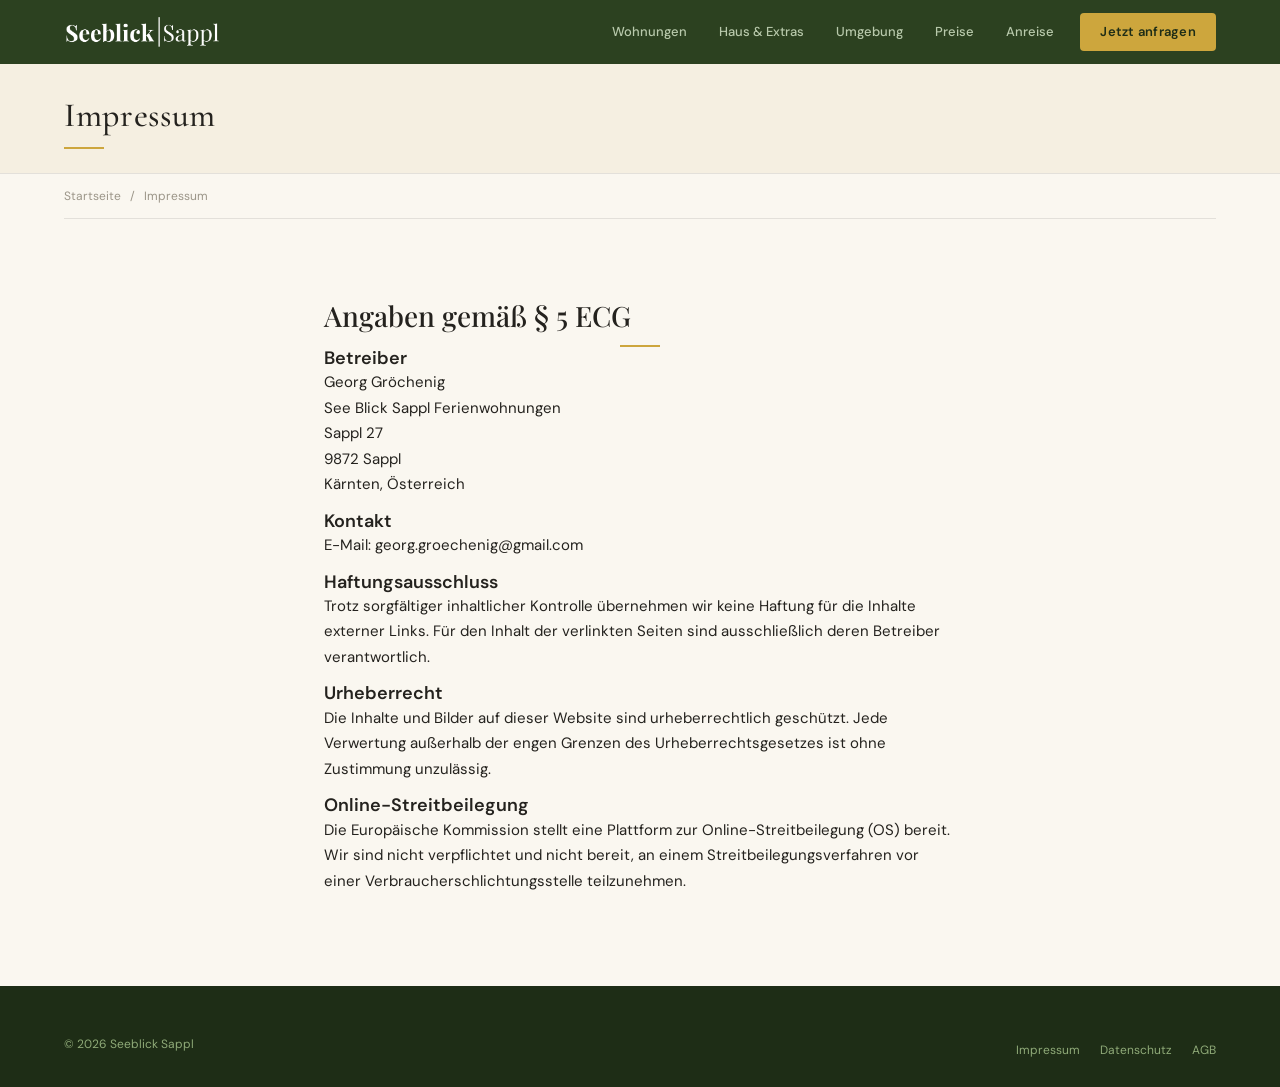
<file: impressum.html>
<!DOCTYPE html>
<html lang="de">
<head>
  <meta charset="UTF-8">
  <meta name="viewport" content="width=device-width, initial-scale=1.0">
  <title>Impressum — Seeblick Sappl</title>
  <meta name="robots" content="noindex">
  <link rel="preconnect" href="https://fonts.googleapis.com">
  <link rel="preconnect" href="https://fonts.gstatic.com" crossorigin>
  <link href="https://fonts.googleapis.com/css2?family=Cormorant+Garamond:ital,wght@0,400;0,500;0,600;1,400;1,500&family=DM+Sans:ital,wght@0,300;0,400;0,500;0,600;0,700;1,400&family=Playfair+Display:ital,wght@0,400;0,500;0,600;0,700;1,400;1,500&display=swap" rel="stylesheet">
  <link rel="stylesheet" href="css/style.css">
  <link rel="icon" type="image/svg+xml" href="favicon.svg">
  <meta property="og:image" content="https://seeblick-sappl.at/seeblick-logo.png">
</head>
<body>

  <header class="header">
    <div class="header__inner">
      <a href="index.html" class="header__logo"><img src="seeblick-logo.png" alt="Seeblick Sappl" class="header__logo-img"></a>
      <nav class="nav">
        <a href="wohnungen/index.html" class="nav__link">Wohnungen</a>
        <a href="haus-und-extras.html" class="nav__link">Haus &amp; Extras</a>
        <a href="umgebung.html" class="nav__link">Umgebung</a>
        <a href="preise.html" class="nav__link">Preise</a>
        <a href="anreise.html" class="nav__link">Anreise</a>
        <a href="anfrage.html" class="btn btn--primary nav__cta">Jetzt anfragen</a>
      </nav>
      <button class="hamburger" aria-label="Menü öffnen"><span></span><span></span><span></span></button>
    </div>
  </header>

  <div class="mobile-nav">
    <a href="wohnungen/index.html" class="mobile-nav__link">Wohnungen</a>
    <a href="haus-und-extras.html" class="mobile-nav__link">Haus &amp; Extras</a>
    <a href="umgebung.html" class="mobile-nav__link">Umgebung</a>
    <a href="preise.html" class="mobile-nav__link">Preise</a>
    <a href="anreise.html" class="mobile-nav__link">Anreise</a>
    <a href="anfrage.html" class="mobile-nav__link">Jetzt anfragen</a>
  </div>

  <section class="page-hero">
    <div class="container">
      <h1>Impressum</h1>
    </div>
  </section>

  <div class="container">
    <nav class="breadcrumb"><a href="index.html">Startseite</a> <span>/</span> Impressum</nav>
  </div>

  <section class="section">
    <div class="container" style="max-width:680px;">
      <h2>Angaben gemäß § 5 ECG</h2>
      <div class="accent-line"></div>

      <h3>Betreiber</h3>
      <p>
        Georg Gröchenig<br>
        See Blick Sappl Ferienwohnungen<br>
        Sappl 27<br>
        9872 Sappl<br>
        Kärnten, Österreich
      </p>

      <h3>Kontakt</h3>
      <p>
        E-Mail: georg.groechenig@gmail.com
      </p>

      <h3>Haftungsausschluss</h3>
      <p>Trotz sorgfältiger inhaltlicher Kontrolle übernehmen wir keine Haftung für die Inhalte externer Links. Für den Inhalt der verlinkten Seiten sind ausschließlich deren Betreiber verantwortlich.</p>

      <h3>Urheberrecht</h3>
      <p>Die Inhalte und Bilder auf dieser Website sind urheberrechtlich geschützt. Jede Verwertung außerhalb der engen Grenzen des Urheberrechtsgesetzes ist ohne Zustimmung unzulässig.</p>

      <h3>Online-Streitbeilegung</h3>
      <p>Die Europäische Kommission stellt eine Plattform zur Online-Streitbeilegung (OS) bereit. Wir sind nicht verpflichtet und nicht bereit, an einem Streitbeilegungsverfahren vor einer Verbraucherschlichtungsstelle teilzunehmen.</p>
    </div>
  </section>

  <footer class="footer">
    <div class="container">
      <div class="footer__bottom" style="border-top:none; padding-top:0;">
        <p>&copy; 2026 Seeblick Sappl</p>
        <div class="footer__legal">
          <a href="impressum.html">Impressum</a>
          <a href="datenschutz.html">Datenschutz</a>
          <a href="agb.html">AGB</a>
        </div>
      </div>
    </div>
  </footer>

  <button class="scroll-top" aria-label="Nach oben">&#8593;</button>
  <script src="js/main.js"></script>
</body>
</html>
</file>
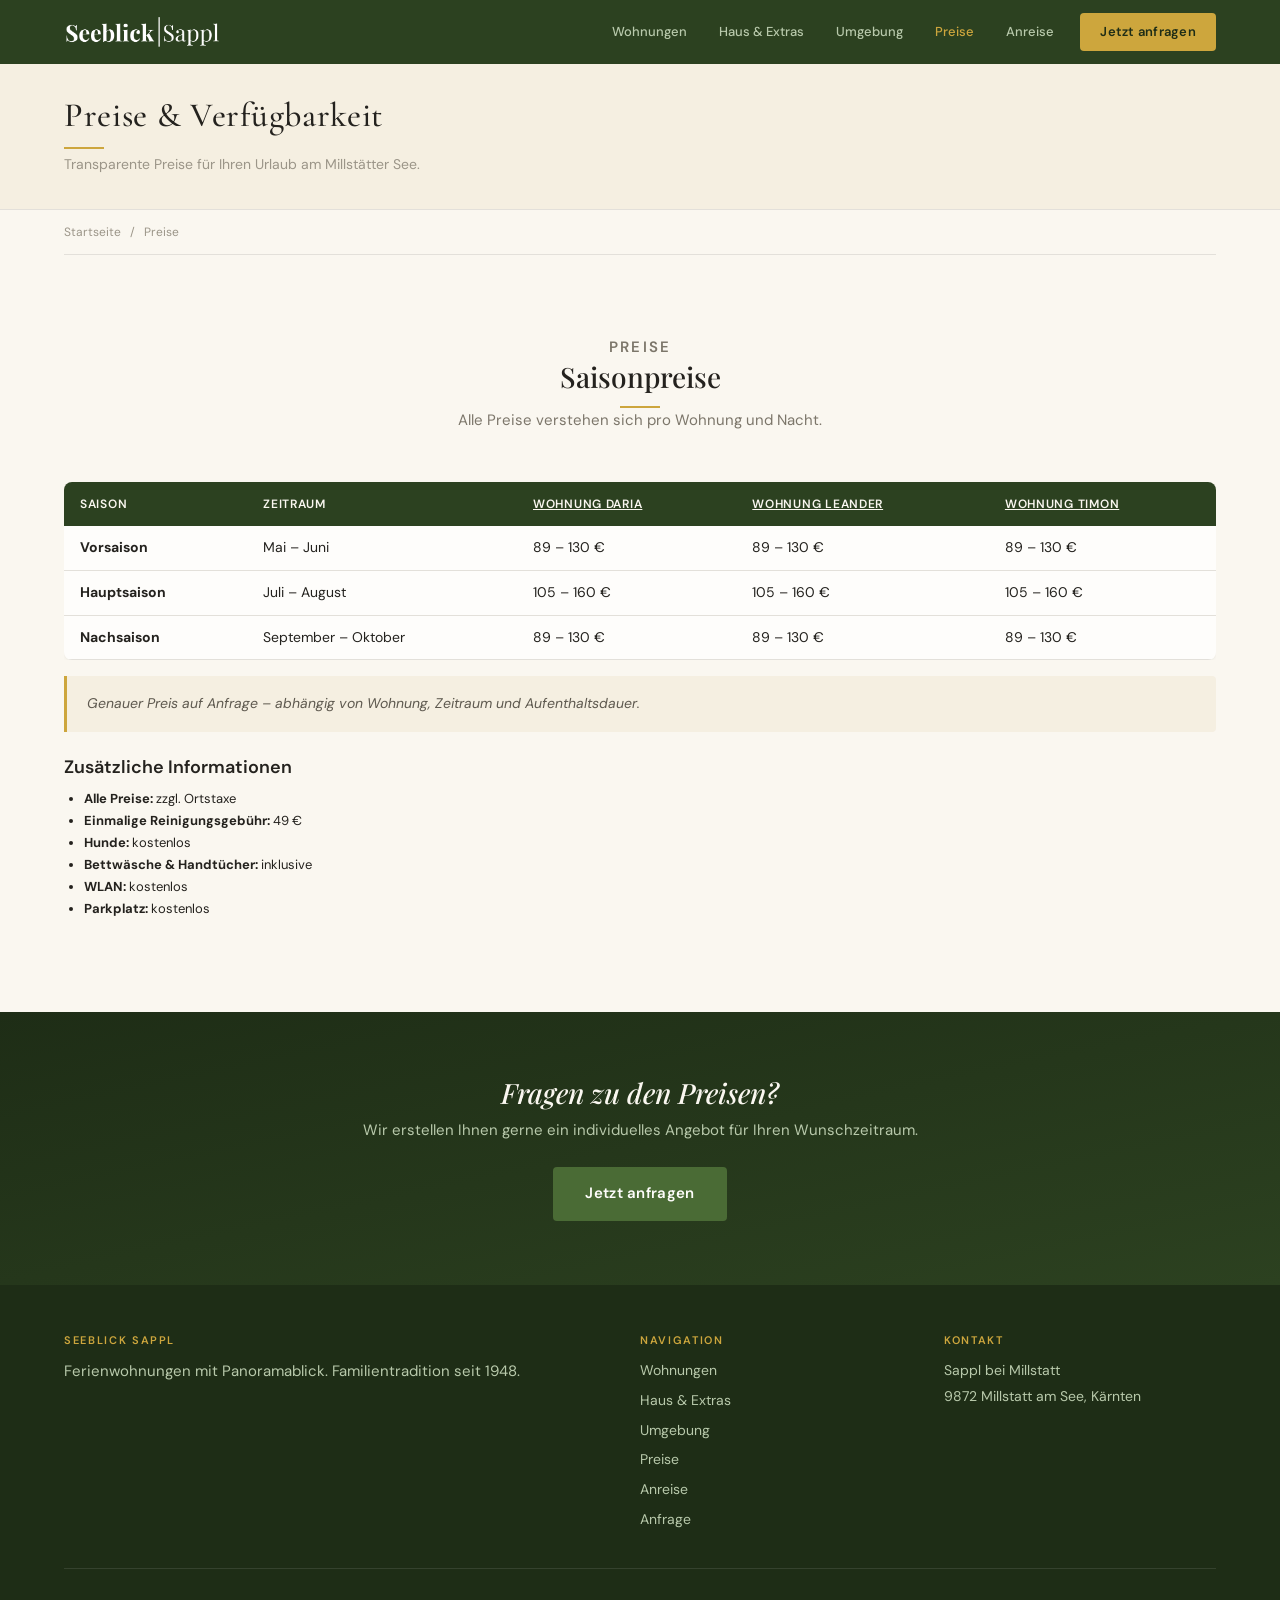
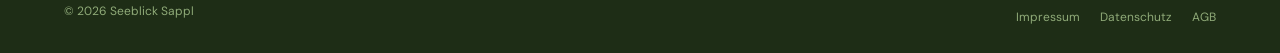
<file: preise.html>
<!DOCTYPE html>
<html lang="de">
<head>
  <meta charset="UTF-8">
  <meta name="viewport" content="width=device-width, initial-scale=1.0">
  <title>Preise &amp; Verfügbarkeit — Seeblick Sappl am Millstätter See</title>
  <meta name="description" content="Preise und Verfügbarkeit der Ferienwohnungen Seeblick Sappl in Sappl bei Millstatt am Millstätter See.">
  <link rel="canonical" href="https://seeblick-sappl.at/preise-und-verfuegbarkeit/">
  <link rel="preconnect" href="https://fonts.googleapis.com">
  <link rel="preconnect" href="https://fonts.gstatic.com" crossorigin>
  <link href="https://fonts.googleapis.com/css2?family=Cormorant+Garamond:ital,wght@0,400;0,500;0,600;1,400;1,500&family=DM+Sans:ital,wght@0,300;0,400;0,500;0,600;0,700;1,400&family=Playfair+Display:ital,wght@0,400;0,500;0,600;0,700;1,400;1,500&display=swap" rel="stylesheet">
  <link rel="stylesheet" href="css/style.css">
  <link rel="icon" type="image/svg+xml" href="favicon.svg">
  <meta property="og:image" content="https://seeblick-sappl.at/seeblick-logo.png">
</head>
<body>

  <header class="header">
    <div class="header__inner">
      <a href="index.html" class="header__logo"><img src="seeblick-logo.png" alt="Seeblick Sappl" class="header__logo-img"></a>
      <nav class="nav">
        <a href="wohnungen/index.html" class="nav__link">Wohnungen</a>
        <a href="haus-und-extras.html" class="nav__link">Haus &amp; Extras</a>
        <a href="umgebung.html" class="nav__link">Umgebung</a>
        <a href="preise.html" class="nav__link nav__link--active">Preise</a>
        <a href="anreise.html" class="nav__link">Anreise</a>
        <a href="anfrage.html" class="btn btn--primary nav__cta">Jetzt anfragen</a>
      </nav>
      <button class="hamburger" aria-label="Menü öffnen"><span></span><span></span><span></span></button>
    </div>
  </header>

  <div class="mobile-nav">
    <a href="wohnungen/index.html" class="mobile-nav__link">Wohnungen</a>
    <a href="haus-und-extras.html" class="mobile-nav__link">Haus &amp; Extras</a>
    <a href="umgebung.html" class="mobile-nav__link">Umgebung</a>
    <a href="preise.html" class="mobile-nav__link">Preise</a>
    <a href="anreise.html" class="mobile-nav__link">Anreise</a>
    <a href="anfrage.html" class="mobile-nav__link">Jetzt anfragen</a>
  </div>

  <section class="page-hero">
    <div class="container">
      <h1>Preise &amp; Verfügbarkeit</h1>
      <p>Transparente Preise für Ihren Urlaub am Millstätter See.</p>
    </div>
  </section>

  <div class="container">
    <nav class="breadcrumb"><a href="index.html">Startseite</a> <span>/</span> Preise</nav>
  </div>

  <section class="section">
    <div class="container">
      <div class="section-header">
        <p class="label">Preise</p>
        <h2>Saisonpreise</h2>
        <div class="accent-line"></div>
        <p>Alle Preise verstehen sich pro Wohnung und Nacht.</p>
      </div>

      <div style="overflow-x: auto;">
        <table class="price-table">
          <thead>
            <tr>
              <th>Saison</th>
              <th>Zeitraum</th>
              <th><a href="wohnungen/daria.html" style="color:inherit;text-decoration:underline;">Wohnung Daria</a></th>
              <th><a href="wohnungen/leander.html" style="color:inherit;text-decoration:underline;">Wohnung Leander</a></th>
              <th><a href="wohnungen/timon.html" style="color:inherit;text-decoration:underline;">Wohnung Timon</a></th>
            </tr>
          </thead>
          <tbody>
            <tr>
              <td><strong>Vorsaison</strong></td>
              <td>Mai &ndash; Juni</td>
              <td>89 &ndash; 130 &euro;</td>
              <td>89 &ndash; 130 &euro;</td>
              <td>89 &ndash; 130 &euro;</td>
            </tr>
            <tr>
              <td><strong>Hauptsaison</strong></td>
              <td>Juli &ndash; August</td>
              <td>105 &ndash; 160 &euro;</td>
              <td>105 &ndash; 160 &euro;</td>
              <td>105 &ndash; 160 &euro;</td>
            </tr>
            <tr>
              <td><strong>Nachsaison</strong></td>
              <td>September &ndash; Oktober</td>
              <td>89 &ndash; 130 &euro;</td>
              <td>89 &ndash; 130 &euro;</td>
              <td>89 &ndash; 130 &euro;</td>
            </tr>
          </tbody>
        </table>
      </div>

      <div class="info-box" style="margin-top:16px;">
        <p><em>Genauer Preis auf Anfrage &ndash; abhängig von Wohnung, Zeitraum und Aufenthaltsdauer.</em></p>
      </div>

      <div style="margin-top:24px;">
        <h3>Zusätzliche Informationen</h3>
        <ul style="margin-top:8px; font-size:13px;">
          <li><strong>Alle Preise:</strong> zzgl. Ortstaxe</li>
          <li><strong>Einmalige Reinigungsgebühr:</strong> 49 &euro;</li>
          <li><strong>Hunde:</strong> kostenlos</li>
          <li><strong>Bettwäsche &amp; Handtücher:</strong> inklusive</li>
          <li><strong>WLAN:</strong> kostenlos</li>
          <li><strong>Parkplatz:</strong> kostenlos</li>
        </ul>
      </div>
    </div>
  </section>

  <section class="cta-banner">
    <div class="container">
      <h2>Fragen zu den Preisen?</h2>
      <p>Wir erstellen Ihnen gerne ein individuelles Angebot für Ihren Wunschzeitraum.</p>
      <a href="anfrage.html" class="btn btn--primary btn--lg">Jetzt anfragen</a>
    </div>
  </section>

  <footer class="footer">
    <div class="container">
      <div class="footer__grid">
        <div>
          <h4 class="footer__heading">Seeblick Sappl</h4>
          <p>Ferienwohnungen mit Panoramablick. Familientradition seit 1948.</p>
        </div>
        <div>
          <h4 class="footer__heading">Navigation</h4>
          <ul class="footer__list">
            <li><a href="wohnungen/index.html">Wohnungen</a></li>
            <li><a href="haus-und-extras.html">Haus &amp; Extras</a></li>
            <li><a href="umgebung.html">Umgebung</a></li>
            <li><a href="preise.html">Preise</a></li>
            <li><a href="anreise.html">Anreise</a></li>
            <li><a href="anfrage.html">Anfrage</a></li>
          </ul>
        </div>
        <div>
          <h4 class="footer__heading">Kontakt</h4>
          <div class="footer__contact">
            <p>Sappl bei Millstatt</p>
            <p>9872 Millstatt am See, Kärnten</p>
          </div>
        </div>
      </div>
      <div class="footer__bottom">
        <p>&copy; 2026 Seeblick Sappl</p>
        <div class="footer__legal">
          <a href="impressum.html">Impressum</a>
          <a href="datenschutz.html">Datenschutz</a>
          <a href="agb.html">AGB</a>
        </div>
      </div>
    </div>
  </footer>

  <button class="scroll-top" aria-label="Nach oben">&#8593;</button>
  <script src="js/main.js"></script>
</body>
</html>
</file>
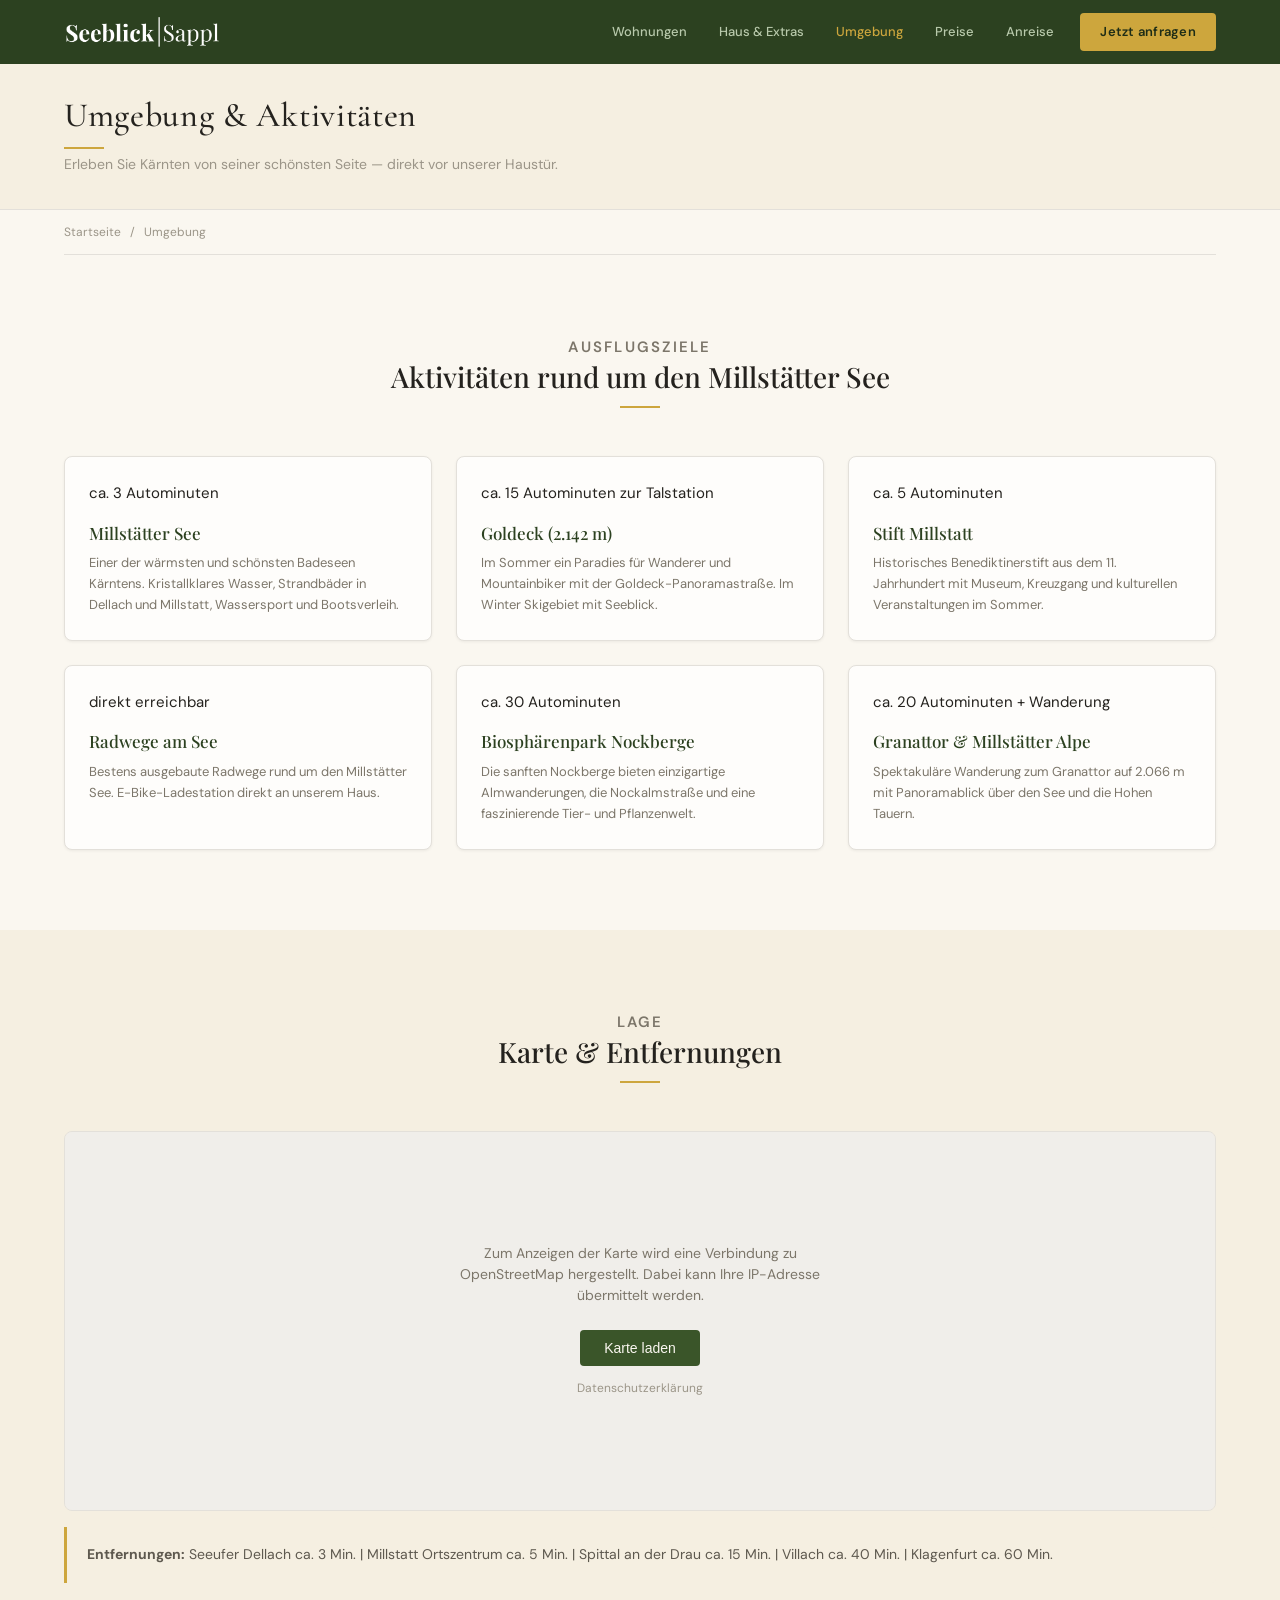
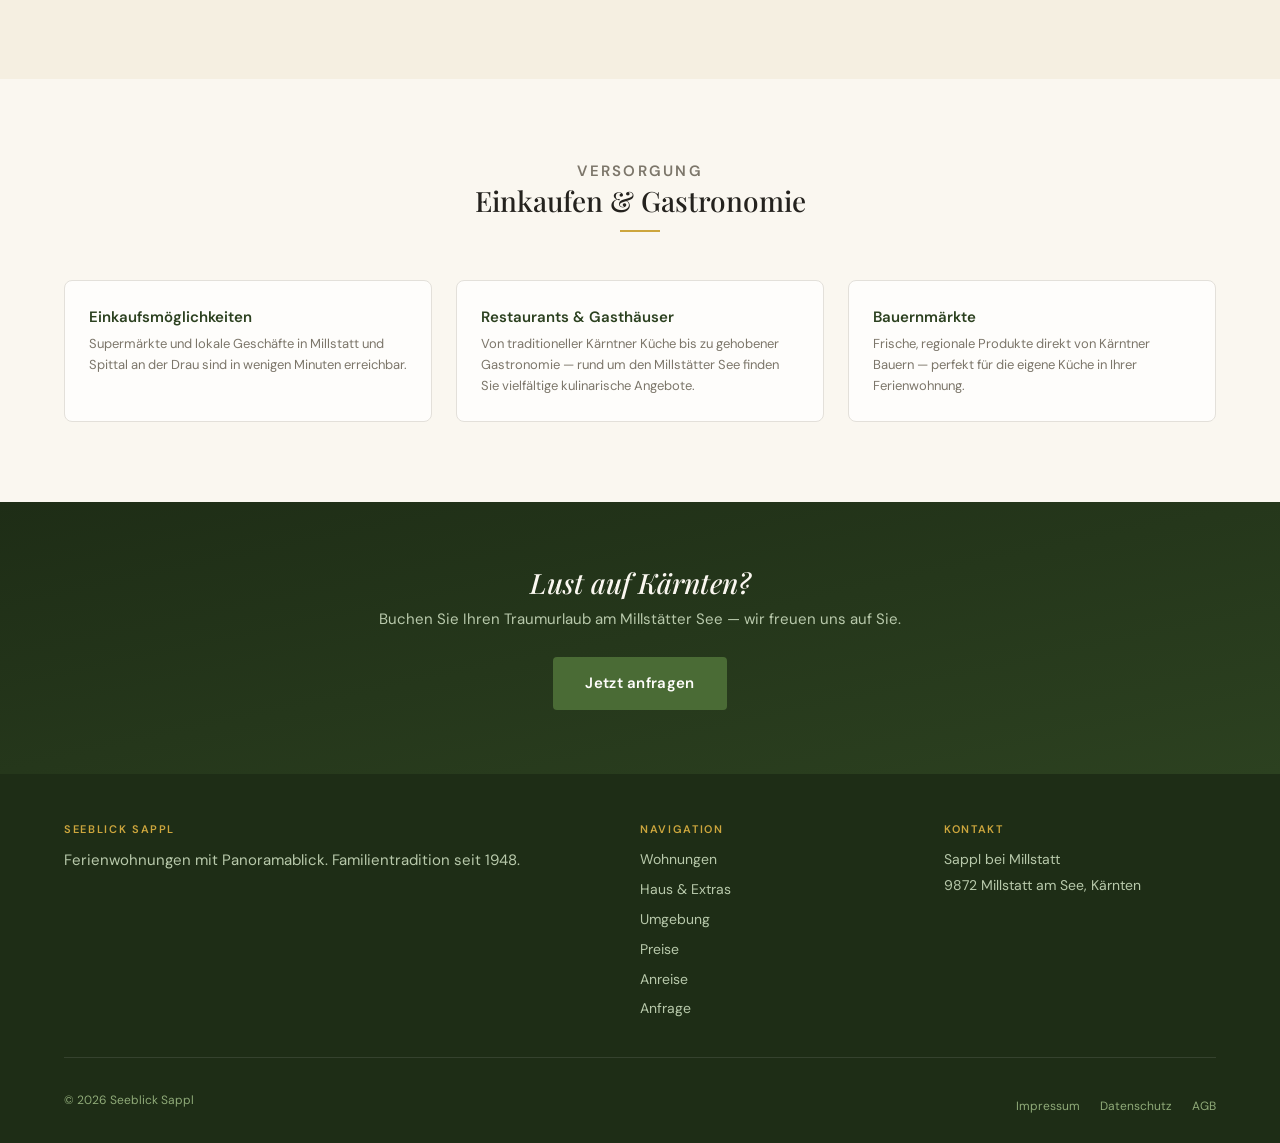
<file: umgebung.html>
<!DOCTYPE html>
<html lang="de">
<head>
  <meta charset="UTF-8">
  <meta name="viewport" content="width=device-width, initial-scale=1.0">
  <title>Umgebung &amp; Aktivitäten — Seeblick Sappl am Millstätter See</title>
  <meta name="description" content="Ausflugsziele und Aktivitäten rund um den Millstätter See: Wandern am Goldeck, Baden, Radfahren, Stift Millstatt und mehr.">
  <link rel="canonical" href="https://seeblick-sappl.at/umgebung/">
  <link rel="preconnect" href="https://fonts.googleapis.com">
  <link rel="preconnect" href="https://fonts.gstatic.com" crossorigin>
  <link href="https://fonts.googleapis.com/css2?family=Cormorant+Garamond:ital,wght@0,400;0,500;0,600;1,400;1,500&family=DM+Sans:ital,wght@0,300;0,400;0,500;0,600;0,700;1,400&family=Playfair+Display:ital,wght@0,400;0,500;0,600;0,700;1,400;1,500&display=swap" rel="stylesheet">
  <link rel="stylesheet" href="css/style.css">
  <link rel="icon" type="image/svg+xml" href="favicon.svg">
  <meta property="og:image" content="https://seeblick-sappl.at/seeblick-logo.png">
</head>
<body>

  <header class="header">
    <div class="header__inner">
      <a href="index.html" class="header__logo"><img src="seeblick-logo.png" alt="Seeblick Sappl" class="header__logo-img"></a>
      <nav class="nav">
        <a href="wohnungen/index.html" class="nav__link">Wohnungen</a>
        <a href="haus-und-extras.html" class="nav__link">Haus &amp; Extras</a>
        <a href="umgebung.html" class="nav__link nav__link--active">Umgebung</a>
        <a href="preise.html" class="nav__link">Preise</a>
        <a href="anreise.html" class="nav__link">Anreise</a>
        <a href="anfrage.html" class="btn btn--primary nav__cta">Jetzt anfragen</a>
      </nav>
      <button class="hamburger" aria-label="Menü öffnen"><span></span><span></span><span></span></button>
    </div>
  </header>

  <div class="mobile-nav">
    <a href="wohnungen/index.html" class="mobile-nav__link">Wohnungen</a>
    <a href="haus-und-extras.html" class="mobile-nav__link">Haus &amp; Extras</a>
    <a href="umgebung.html" class="mobile-nav__link">Umgebung</a>
    <a href="preise.html" class="mobile-nav__link">Preise</a>
    <a href="anreise.html" class="mobile-nav__link">Anreise</a>
    <a href="anfrage.html" class="mobile-nav__link">Jetzt anfragen</a>
  </div>

  <section class="page-hero">
    <div class="container">
      <h1>Umgebung &amp; Aktivitäten</h1>
      <p>Erleben Sie Kärnten von seiner schönsten Seite — direkt vor unserer Haustür.</p>
    </div>
  </section>

  <div class="container">
    <nav class="breadcrumb"><a href="index.html">Startseite</a> <span>/</span> Umgebung</nav>
  </div>

  <!-- Aktivitäten -->
  <section class="section">
    <div class="container">
      <div class="section-header">
        <p class="label">Ausflugsziele</p>
        <h2>Aktivitäten rund um den Millstätter See</h2>
        <div class="accent-line"></div>
      </div>
      <div class="activity-grid">
        <div class="activity-card">
          <p class="activity-card__label">ca. 3 Autominuten</p>
          <p class="activity-card__title">Millstätter See</p>
          <p class="activity-card__text">Einer der wärmsten und schönsten Badeseen Kärntens. Kristallklares Wasser, Strandbäder in Dellach und Millstatt, Wassersport und Bootsverleih.</p>
        </div>
        <div class="activity-card">
          <p class="activity-card__label">ca. 15 Autominuten zur Talstation</p>
          <p class="activity-card__title">Goldeck (2.142 m)</p>
          <p class="activity-card__text">Im Sommer ein Paradies für Wanderer und Mountainbiker mit der Goldeck-Panoramastraße. Im Winter Skigebiet mit Seeblick.</p>
        </div>
        <div class="activity-card">
          <p class="activity-card__label">ca. 5 Autominuten</p>
          <p class="activity-card__title">Stift Millstatt</p>
          <p class="activity-card__text">Historisches Benediktinerstift aus dem 11. Jahrhundert mit Museum, Kreuzgang und kulturellen Veranstaltungen im Sommer.</p>
        </div>
        <div class="activity-card">
          <p class="activity-card__label">direkt erreichbar</p>
          <p class="activity-card__title">Radwege am See</p>
          <p class="activity-card__text">Bestens ausgebaute Radwege rund um den Millstätter See. E-Bike-Ladestation direkt an unserem Haus.</p>
        </div>
        <div class="activity-card">
          <p class="activity-card__label">ca. 30 Autominuten</p>
          <p class="activity-card__title">Biosphärenpark Nockberge</p>
          <p class="activity-card__text">Die sanften Nockberge bieten einzigartige Almwanderungen, die Nockalmstraße und eine faszinierende Tier- und Pflanzenwelt.</p>
        </div>
        <div class="activity-card">
          <p class="activity-card__label">ca. 20 Autominuten + Wanderung</p>
          <p class="activity-card__title">Granattor &amp; Millstätter Alpe</p>
          <p class="activity-card__text">Spektakuläre Wanderung zum Granattor auf 2.066 m mit Panoramablick über den See und die Hohen Tauern.</p>
        </div>
      </div>
    </div>
  </section>

  <!-- Karte -->
  <section class="section section--cream">
    <div class="container">
      <div class="section-header">
        <p class="label">Lage</p>
        <h2>Karte &amp; Entfernungen</h2>
        <div class="accent-line"></div>
      </div>
      <div class="map-container">
        <div class="map-consent">
          <p class="map-consent__text">Zum Anzeigen der Karte wird eine Verbindung zu OpenStreetMap hergestellt. Dabei kann Ihre IP-Adresse übermittelt werden.</p>
          <button class="map-consent__btn" type="button">Karte laden</button>
          <a href="datenschutz.html" class="map-consent__link">Datenschutzerklärung</a>
        </div>
        <iframe
          data-src="https://www.openstreetmap.org/export/embed.html?bbox=13.52%2C46.79%2C13.62%2C46.83&layer=mapnik&marker=46.812%2C13.572"
          loading="lazy"
          title="Karte: Seeblick Sappl in Sappl bei Millstatt"
          allowfullscreen>
        </iframe>
      </div>
      <div class="info-box" style="margin-top:16px;">
        <p><strong>Entfernungen:</strong> Seeufer Dellach ca. 3 Min. | Millstatt Ortszentrum ca. 5 Min. | Spittal an der Drau ca. 15 Min. | Villach ca. 40 Min. | Klagenfurt ca. 60 Min.</p>
      </div>
    </div>
  </section>

  <!-- Einkaufen & Restaurants -->
  <section class="section">
    <div class="container">
      <div class="section-header">
        <p class="label">Versorgung</p>
        <h2>Einkaufen &amp; Gastronomie</h2>
        <div class="accent-line"></div>
      </div>
      <div class="feature-grid">
        <div class="feature-card">
          <div>
            <p class="feature-card__title">Einkaufsmöglichkeiten</p>
            <p class="feature-card__text">Supermärkte und lokale Geschäfte in Millstatt und Spittal an der Drau sind in wenigen Minuten erreichbar.</p>
          </div>
        </div>
        <div class="feature-card">
          <div>
            <p class="feature-card__title">Restaurants &amp; Gasthäuser</p>
            <p class="feature-card__text">Von traditioneller Kärntner Küche bis zu gehobener Gastronomie — rund um den Millstätter See finden Sie vielfältige kulinarische Angebote.</p>
          </div>
        </div>
        <div class="feature-card">
          <div>
            <p class="feature-card__title">Bauernmärkte</p>
            <p class="feature-card__text">Frische, regionale Produkte direkt von Kärntner Bauern — perfekt für die eigene Küche in Ihrer Ferienwohnung.</p>
          </div>
        </div>
      </div>
    </div>
  </section>

  <section class="cta-banner">
    <div class="container">
      <h2>Lust auf Kärnten?</h2>
      <p>Buchen Sie Ihren Traumurlaub am Millstätter See — wir freuen uns auf Sie.</p>
      <a href="anfrage.html" class="btn btn--primary btn--lg">Jetzt anfragen</a>
    </div>
  </section>

  <footer class="footer">
    <div class="container">
      <div class="footer__grid">
        <div>
          <h4 class="footer__heading">Seeblick Sappl</h4>
          <p>Ferienwohnungen mit Panoramablick. Familientradition seit 1948.</p>
        </div>
        <div>
          <h4 class="footer__heading">Navigation</h4>
          <ul class="footer__list">
            <li><a href="wohnungen/index.html">Wohnungen</a></li>
            <li><a href="haus-und-extras.html">Haus &amp; Extras</a></li>
            <li><a href="umgebung.html">Umgebung</a></li>
            <li><a href="preise.html">Preise</a></li>
            <li><a href="anreise.html">Anreise</a></li>
            <li><a href="anfrage.html">Anfrage</a></li>
          </ul>
        </div>
        <div>
          <h4 class="footer__heading">Kontakt</h4>
          <div class="footer__contact">
            <p>Sappl bei Millstatt</p>
            <p>9872 Millstatt am See, Kärnten</p>
          </div>
        </div>
      </div>
      <div class="footer__bottom">
        <p>&copy; 2026 Seeblick Sappl</p>
        <div class="footer__legal">
          <a href="impressum.html">Impressum</a>
          <a href="datenschutz.html">Datenschutz</a>
          <a href="agb.html">AGB</a>
        </div>
      </div>
    </div>
  </footer>

  <button class="scroll-top" aria-label="Nach oben">&#8593;</button>
  <script src="js/main.js"></script>
</body>
</html>
</file>
<file: css/style.css>
/* ============================================
   Seeblick Sappl — Alpine Hospitality Design
   Inspiriert von josalzburg.com & hotel-alpendorf.at
   Warm · Naturverbunden · Premium
   ============================================ */

:root {
  /* Primary — Forest Green */
  --forest-50: #f2f5f0;
  --forest-100: #dbe3d5;
  --forest-200: #b8c9ab;
  --forest-300: #8faa78;
  --forest-400: #6b8c52;
  --forest-500: #4a6b35;
  --forest-600: #3a5529;
  --forest-700: #2c4120;
  --forest-800: #1e2d16;
  --forest-900: #111a0d;

  /* Accent — Alpine Gold */
  --gold-50: #faf6ed;
  --gold-100: #f0e4c3;
  --gold-200: #e5d199;
  --gold-300: #d9bc6b;
  --gold-400: #cda63d;
  --gold-500: #b8912e;
  --gold-600: #947424;
  --gold-700: #70571b;
  --gold-800: #4d3c12;

  /* Warm — Cream */
  --cream-50: #fefdfb;
  --cream-100: #faf7f0;
  --cream-200: #f5efe1;
  --cream-300: #ede3cc;
  --cream-400: #e2d4b1;

  /* Wood — Walnut */
  --walnut-300: #c9b49c;
  --walnut-500: #9e7c5c;
  --walnut-700: #604937;

  /* Neutral — Stone */
  --stone-50: #fafaf8;
  --stone-100: #f0eeea;
  --stone-200: #e3e0da;
  --stone-300: #d0ccc3;
  --stone-400: #b8b3a8;
  --stone-500: #9b9588;
  --stone-600: #7c766a;
  --stone-700: #5e594f;
  --stone-800: #403d36;
  --stone-900: #24221e;

  /* Sky — Alpine */
  --sky-500: #3079a8;

  /* Semantic */
  --success: #4a6b35;
  --warning: #b8912e;
  --error: #a63d3d;
  --info: #3079a8;

  /* Fonts */
  --font-display: 'Playfair Display', Georgia, 'Times New Roman', serif;
  --font-body: 'DM Sans', 'Helvetica Neue', Helvetica, sans-serif;
  --font-accent: 'Cormorant Garamond', Georgia, serif;

  /* Layout */
  --max-width: 1200px;
  --content-width: 720px;
  --header-height: 64px;

  /* Radii */
  --radius-sm: 4px;
  --radius-md: 8px;
  --radius-lg: 12px;

  /* Shadows */
  --shadow-subtle: 0 1px 3px rgba(0,0,0,0.06);
  --shadow-card: 0 4px 12px rgba(0,0,0,0.08);
  --shadow-elevated: 0 8px 24px rgba(0,0,0,0.1);
}

/* --- Reset & Base --- */
*, *::before, *::after {
  box-sizing: border-box;
  margin: 0;
  padding: 0;
}

html {
  font-size: 16px;
  scroll-behavior: smooth;
}

body {
  font-family: var(--font-body);
  font-size: 15px;
  color: var(--stone-900);
  background-color: var(--cream-100);
  line-height: 1.7;
  -webkit-font-smoothing: antialiased;
}

img {
  max-width: 100%;
  height: auto;
  display: block;
}

a {
  color: var(--forest-500);
  text-decoration: none;
  transition: color 0.2s ease;
}

a:hover {
  color: var(--forest-600);
}

h1, h2 {
  font-family: var(--font-display);
  color: var(--stone-900);
  font-weight: 500;
  line-height: 1.2;
}

h3, h4 {
  font-family: var(--font-body);
  color: var(--stone-900);
  font-weight: 600;
  line-height: 1.3;
}

h1 { font-size: clamp(28px, 4vw, 36px); }
h2 { font-size: clamp(22px, 3vw, 28px); }
h3 { font-size: 18px; }
h4 { font-size: 15px; }

p { margin-bottom: 12px; }

ul, ol {
  padding-left: 20px;
  margin-bottom: 12px;
}

/* --- Utility --- */
.container {
  width: 100%;
  max-width: var(--max-width);
  margin: 0 auto;
  padding: 0 24px;
}

.section {
  padding: 80px 0;
}

.section--cream {
  background-color: var(--cream-200);
}

.section--white {
  background-color: var(--cream-50);
}

.section-header {
  text-align: center;
  margin-bottom: 48px;
}

.section-header h2 {
  margin-bottom: 8px;
}

.section-header p {
  color: var(--stone-600);
  font-size: 15px;
  max-width: 560px;
  margin: 0 auto;
  line-height: 1.7;
}

/* Label (kicker) */
.label {
  font-family: var(--font-body);
  font-size: 11px;
  font-weight: 600;
  text-transform: uppercase;
  letter-spacing: 0.15em;
  color: var(--gold-600);
  margin-bottom: 8px;
  display: block;
}

/* Decorative line */
.accent-line {
  width: 40px;
  height: 2px;
  background: var(--gold-400);
  margin: 12px auto 0;
}

.section-header .accent-line {
  margin: 12px auto 0;
}

.text-center { text-align: center; }

.sr-only {
  position: absolute;
  width: 1px;
  height: 1px;
  padding: 0;
  margin: -1px;
  overflow: hidden;
  clip: rect(0,0,0,0);
  border: 0;
}

/* --- Buttons --- */
.btn {
  display: inline-flex;
  align-items: center;
  justify-content: center;
  gap: 8px;
  padding: 12px 28px;
  border-radius: var(--radius-sm);
  font-family: var(--font-body);
  font-size: 14px;
  font-weight: 600;
  cursor: pointer;
  transition: all 0.2s ease;
  border: none;
  text-decoration: none;
  letter-spacing: 0.02em;
}

.btn--primary {
  background: var(--forest-500);
  color: var(--cream-50);
}
.btn--primary:hover {
  background: var(--forest-600);
  color: var(--cream-50);
}

.btn--gold {
  background: var(--gold-400);
  color: var(--forest-800);
}
.btn--gold:hover {
  background: var(--gold-500);
  color: var(--forest-800);
}

.btn--outline {
  background: transparent;
  color: var(--forest-500);
  border: 2px solid var(--forest-500);
}
.btn--outline:hover {
  background: var(--forest-500);
  color: var(--cream-50);
}

.btn--outline-light {
  background: transparent;
  color: var(--cream-100);
  border: 1.5px solid var(--forest-300);
}
.btn--outline-light:hover {
  background: rgba(255,255,255,0.1);
  color: var(--cream-50);
}

.btn--ghost {
  background: transparent;
  color: var(--stone-600);
  border: 1px solid var(--stone-300);
}
.btn--ghost:hover {
  background: var(--stone-100);
  color: var(--stone-800);
}

.btn--lg {
  padding: 14px 32px;
  font-size: 15px;
}

/* --- Tags / Badges --- */
.tag {
  display: inline-block;
  font-size: 11px;
  font-weight: 500;
  padding: 4px 10px;
  border-radius: 999px;
}

.tag--forest {
  background: var(--forest-50);
  color: var(--forest-600);
}

.tag--gold {
  background: var(--gold-50);
  color: var(--gold-700);
}

/* --- Header --- */
.header {
  position: fixed;
  top: 0;
  left: 0;
  right: 0;
  z-index: 1000;
  background: var(--forest-700);
  height: var(--header-height);
  transition: box-shadow 0.3s;
}

.header.scrolled {
  box-shadow: 0 2px 12px rgba(0,0,0,0.15);
}

.header__inner {
  display: flex;
  align-items: center;
  justify-content: space-between;
  height: 100%;
  max-width: var(--max-width);
  margin: 0 auto;
  padding: 0 24px;
}

.header__logo {
  display: flex;
  align-items: center;
  text-decoration: none;
}

.header__logo-img {
  height: 40px;
  width: auto;
  filter: brightness(0) invert(1);
}

.nav {
  display: flex;
  align-items: center;
  gap: 4px;
}

.nav__link {
  padding: 8px 14px;
  color: var(--forest-200);
  font-size: 13px;
  font-weight: 500;
  text-decoration: none;
  border-radius: var(--radius-sm);
  transition: all 0.2s;
}

.nav__link:hover {
  color: var(--cream-50);
  background: rgba(255,255,255,0.08);
}

.nav__link--active {
  color: var(--gold-400);
}

.nav__cta {
  margin-left: 8px;
  background: var(--gold-400);
  color: var(--forest-800);
  padding: 8px 20px;
  font-weight: 600;
  font-size: 13px;
}
.nav__cta:hover {
  background: var(--gold-500);
  color: var(--forest-800);
}

/* Hamburger */
.hamburger {
  display: none;
  flex-direction: column;
  gap: 5px;
  cursor: pointer;
  background: none;
  border: none;
  padding: 8px;
  z-index: 1001;
}

.hamburger span {
  display: block;
  width: 22px;
  height: 2px;
  background: var(--cream-100);
  border-radius: 1px;
  transition: all 0.3s;
}

.hamburger.active span:nth-child(1) {
  transform: rotate(45deg) translate(5px, 5px);
}
.hamburger.active span:nth-child(2) { opacity: 0; }
.hamburger.active span:nth-child(3) {
  transform: rotate(-45deg) translate(5px, -5px);
}

/* Mobile menu */
.mobile-nav {
  display: none;
  position: fixed;
  inset: 0;
  background: var(--cream-50);
  z-index: 999;
  flex-direction: column;
  padding: 80px 24px 24px;
}

.mobile-nav.active { display: flex; }

.mobile-nav__link {
  font-size: 16px;
  font-weight: 500;
  color: var(--stone-800);
  padding: 14px 0;
  border-bottom: 1px solid var(--stone-200);
  text-decoration: none;
}

.mobile-nav__link:hover {
  color: var(--forest-500);
}

/* --- Hero --- */
.hero {
  position: relative;
  min-height: 85vh;
  display: flex;
  align-items: center;
  color: var(--cream-100);
  background: linear-gradient(168deg, var(--forest-800) 0%, var(--forest-700) 40%, var(--forest-600) 100%);
  margin-top: var(--header-height);
  overflow: hidden;
}

.hero__bg {
  position: absolute;
  inset: 0;
  background-size: cover;
  background-position: center;
  z-index: 0;
}

.hero__overlay {
  position: absolute;
  inset: 0;
  background: linear-gradient(to right, rgba(30,45,22,0.85) 0%, rgba(30,45,22,0.5) 100%);
  z-index: 1;
}

.hero__content {
  position: relative;
  z-index: 2;
  max-width: 600px;
  padding: 48px 0;
}

.hero__label {
  font-family: var(--font-body);
  font-size: 11px;
  font-weight: 600;
  text-transform: uppercase;
  letter-spacing: 0.2em;
  color: var(--forest-200);
  margin-bottom: 16px;
}

.hero__title {
  font-family: var(--font-display);
  font-size: clamp(32px, 5vw, 48px);
  font-weight: 500;
  font-style: italic;
  line-height: 1.15;
  color: var(--cream-100);
  margin-bottom: 16px;
}

.hero__subtitle {
  font-size: 16px;
  line-height: 1.7;
  color: var(--forest-200);
  margin-bottom: 32px;
}

.hero__buttons {
  display: flex;
  gap: 12px;
  flex-wrap: wrap;
}

/* --- Page Hero (subpages) --- */
.page-hero {
  padding: 32px 0 20px;
  background: var(--cream-200);
  margin-top: var(--header-height);
  border-bottom: 1px solid var(--stone-200);
}

.page-hero h1 {
  color: var(--stone-900);
  font-family: 'Cormorant Garamond', Georgia, serif;
  font-weight: 500;
  font-style: normal;
  letter-spacing: 0.02em;
  margin-bottom: 4px;
  font-size: clamp(24px, 3.5vw, 34px);
}

.page-hero h1::after {
  content: '';
  display: block;
  width: 40px;
  height: 2px;
  background: var(--gold-400);
  margin-top: 10px;
}

.page-hero p {
  color: var(--stone-500);
  font-size: 14px;
}

/* Breadcrumb */
.breadcrumb {
  padding: 12px 0;
  font-size: 12px;
  color: var(--stone-500);
  border-bottom: 1px solid var(--stone-200);
  margin-bottom: 0;
}

.breadcrumb a {
  color: var(--stone-500);
  text-decoration: none;
}
.breadcrumb a:hover { color: var(--forest-500); }
.breadcrumb span { margin: 0 6px; }

/* --- USP Row --- */
.usp-row {
  display: grid;
  grid-template-columns: repeat(4, 1fr);
  gap: 20px;
  margin-top: -48px;
  position: relative;
  z-index: 10;
}

.usp-card {
  background: var(--cream-50);
  border: 1px solid var(--stone-200);
  border-radius: var(--radius-md);
  padding: 24px;
  text-align: center;
  box-shadow: var(--shadow-card);
  transition: transform 0.2s, box-shadow 0.2s;
}

.usp-card:hover {
  transform: translateY(-2px);
  box-shadow: var(--shadow-elevated);
}

.usp-card__icon {
  width: 48px;
  height: 48px;
  border-radius: 50%;
  background: var(--forest-50);
  display: flex;
  align-items: center;
  justify-content: center;
  margin: 0 auto 12px;
}

.usp-card__icon svg {
  width: 22px;
  height: 22px;
  fill: var(--forest-500);
}

.usp-card__label {
  font-size: 11px;
  font-weight: 600;
  text-transform: uppercase;
  letter-spacing: 0.12em;
  color: var(--gold-600);
  margin-bottom: 4px;
}

.usp-card__title {
  font-family: var(--font-display);
  font-size: 17px;
  font-weight: 500;
  color: var(--forest-700);
  margin-bottom: 6px;
}

.usp-card__text {
  font-size: 13px;
  color: var(--stone-600);
  line-height: 1.6;
  margin-bottom: 0;
}

/* --- Apartment Cards --- */
.apartment-grid {
  display: grid;
  grid-template-columns: repeat(3, 1fr);
  gap: 24px;
}

.apartment-card {
  background: var(--cream-50);
  border: 1px solid var(--stone-200);
  border-radius: var(--radius-md);
  overflow: hidden;
  box-shadow: var(--shadow-subtle);
  transition: transform 0.2s, box-shadow 0.2s;
}

.apartment-card:hover {
  transform: translateY(-3px);
  box-shadow: var(--shadow-card);
}

.apartment-card__img {
  height: 220px;
  background-size: cover;
  background-position: center;
  background-color: var(--forest-100);
  position: relative;
}

.apartment-card__badge {
  position: absolute;
  top: 12px;
  left: 12px;
  background: var(--forest-500);
  color: var(--cream-50);
  padding: 4px 12px;
  border-radius: 999px;
  font-size: 11px;
  font-weight: 600;
  letter-spacing: 0.04em;
}

.apartment-card__body {
  padding: 20px 24px;
}

.apartment-card__label {
  font-size: 11px;
  font-weight: 600;
  text-transform: uppercase;
  letter-spacing: 0.12em;
  color: var(--gold-600);
  margin-bottom: 4px;
}

.apartment-card__name {
  font-family: var(--font-display);
  font-size: 20px;
  font-weight: 500;
  color: var(--forest-800);
  margin-bottom: 8px;
}

.apartment-card__desc {
  color: var(--stone-600);
  font-size: 13px;
  line-height: 1.6;
  margin-bottom: 12px;
}

.apartment-card__features {
  display: flex;
  flex-wrap: wrap;
  gap: 6px;
  margin-bottom: 16px;
  list-style: none;
  padding: 0;
}

.apartment-card__features li {
  font-size: 11px;
  font-weight: 500;
  color: var(--forest-600);
  background: var(--forest-50);
  padding: 4px 10px;
  border-radius: 999px;
}

/* --- Feature Grid --- */
.feature-grid {
  display: grid;
  grid-template-columns: repeat(3, 1fr);
  gap: 24px;
}

.feature-card {
  background: var(--cream-50);
  border: 1px solid var(--stone-200);
  border-radius: var(--radius-md);
  padding: 24px;
  transition: box-shadow 0.2s;
}

.feature-card:hover {
  box-shadow: var(--shadow-card);
}

.feature-card__icon {
  width: 40px;
  height: 40px;
  border-radius: 50%;
  background: var(--forest-50);
  display: flex;
  align-items: center;
  justify-content: center;
  margin-bottom: 12px;
}

.feature-card__icon svg {
  width: 20px;
  height: 20px;
  color: var(--forest-500);
  fill: none;
}

.feature-card__title {
  font-weight: 600;
  font-size: 15px;
  color: var(--forest-700);
  margin-bottom: 4px;
}

.feature-card__text {
  color: var(--stone-600);
  font-size: 13px;
  line-height: 1.6;
  margin-bottom: 0;
}

/* --- Checklist Grid --- */
.checklist-grid {
  display: grid;
  grid-template-columns: repeat(2, 1fr);
  gap: 20px;
  list-style: none;
  padding: 0;
  max-width: 900px;
  margin: 0 auto;
}

.checklist-item {
  display: flex;
  align-items: flex-start;
  gap: 14px;
  background: var(--cream-50);
  border: 1px solid var(--stone-200);
  border-radius: var(--radius-md);
  padding: 20px;
  transition: box-shadow 0.2s;
}

.checklist-item:hover {
  box-shadow: var(--shadow-card);
}

.checklist-item__icon {
  width: 22px;
  height: 22px;
  color: var(--forest-500);
  flex-shrink: 0;
  margin-top: 1px;
}

.checklist-item__title {
  font-weight: 600;
  font-size: 15px;
  color: var(--forest-700);
  margin-bottom: 2px;
}

.checklist-item__text {
  color: var(--stone-600);
  font-size: 13px;
  line-height: 1.6;
  margin-bottom: 0;
}

/* --- CTA Banner --- */
.cta-banner {
  background: linear-gradient(168deg, var(--forest-800) 0%, var(--forest-700) 100%);
  color: var(--cream-100);
  padding: 64px 0;
  text-align: center;
}

.cta-banner h2 {
  color: var(--cream-100);
  font-style: italic;
  margin-bottom: 8px;
}

.cta-banner p {
  color: var(--forest-200);
  margin-bottom: 24px;
  font-size: 15px;
}

/* --- Form --- */
.form-card {
  background: var(--cream-50);
  border: 1px solid var(--stone-200);
  border-radius: var(--radius-md);
  padding: 32px;
  box-shadow: var(--shadow-card);
  max-width: var(--content-width);
}

.form-row {
  display: grid;
  grid-template-columns: 1fr 1fr;
  gap: 16px;
}

.form-group {
  margin-bottom: 16px;
}

.form-group label {
  display: block;
  font-weight: 600;
  font-size: 12px;
  text-transform: uppercase;
  letter-spacing: 0.06em;
  margin-bottom: 6px;
  color: var(--stone-800);
}

.form-group label .required {
  color: var(--error);
}

.form-group input,
.form-group select,
.form-group textarea {
  width: 100%;
  padding: 10px 14px;
  border: 1px solid var(--stone-300);
  border-radius: var(--radius-sm);
  font-family: var(--font-body);
  font-size: 14px;
  color: var(--stone-900);
  background: white;
  transition: border-color 0.2s;
}

.form-group input:focus,
.form-group select:focus,
.form-group textarea:focus {
  outline: none;
  border-color: var(--forest-400);
  box-shadow: 0 0 0 3px rgba(74,107,53,0.12);
}

.form-group textarea {
  resize: vertical;
  min-height: 110px;
}

.checkbox-group {
  display: flex;
  flex-wrap: wrap;
  gap: 12px;
}

.checkbox-label {
  display: flex;
  align-items: center;
  gap: 6px;
  font-size: 14px;
  cursor: pointer;
  color: var(--stone-700);
}

.checkbox-label input[type="checkbox"],
.checkbox-label input[type="radio"] {
  width: auto;
  accent-color: var(--forest-500);
}

.form-consent {
  display: flex;
  align-items: flex-start;
  gap: 8px;
  font-size: 12px;
  color: var(--stone-600);
  margin-bottom: 20px;
  line-height: 1.5;
}

.form-consent input { margin-top: 2px; width: auto; }

/* --- Price Table --- */
.price-table {
  width: 100%;
  border-collapse: collapse;
  border-radius: var(--radius-md);
  overflow: hidden;
  box-shadow: var(--shadow-subtle);
}

.price-table thead {
  background: var(--forest-700);
  color: var(--cream-100);
}

.price-table th {
  padding: 12px 16px;
  text-align: left;
  font-weight: 600;
  font-size: 12px;
  text-transform: uppercase;
  letter-spacing: 0.06em;
}

.price-table td {
  padding: 10px 16px;
  border-bottom: 1px solid var(--stone-200);
  font-size: 14px;
  background: var(--cream-50);
}

.price-table tbody tr:hover td {
  background: var(--cream-200);
}

/* --- Info Box --- */
.info-box {
  background: var(--cream-200);
  border-left: 3px solid var(--gold-400);
  padding: 16px 20px;
  border-radius: 0 var(--radius-sm) var(--radius-sm) 0;
  margin-bottom: 16px;
  font-size: 14px;
  color: var(--stone-700);
}

.info-box p { margin-bottom: 0; }

/* --- Gallery --- */
.gallery-grid {
  display: grid;
  grid-template-columns: repeat(3, 1fr);
  gap: 8px;
}

.gallery-item {
  aspect-ratio: 4/3;
  background: var(--cream-200);
  border-radius: var(--radius-md);
  overflow: hidden;
  display: flex;
  align-items: center;
  justify-content: center;
  color: var(--stone-500);
  font-size: 12px;
  cursor: pointer;
  transition: transform 0.2s;
  border: 1px solid var(--stone-200);
}

.gallery-item:hover {
  transform: scale(1.02);
}

.gallery-item img {
  width: 100%;
  height: 100%;
  object-fit: cover;
}

/* --- Gallery Featured (Airbnb-Style) --- */
.gallery-featured {
  display: grid;
  grid-template-columns: 2fr 1fr;
  grid-template-rows: 1fr 1fr;
  gap: 8px;
  border-radius: var(--radius-lg);
  overflow: hidden;
}

.gallery-featured .gallery-item {
  border-radius: 0;
  border: none;
}

.gallery-featured__main {
  grid-row: 1 / 3;
  aspect-ratio: auto;
}

.gallery-featured__rest {
  display: grid;
  grid-template-columns: repeat(auto-fill, minmax(140px, 1fr));
  gap: 8px;
  margin-top: 8px;
}

.gallery-featured__rest .gallery-item {
  aspect-ratio: 4/3;
}

/* --- Quick Facts --- */
.quick-facts {
  display: flex;
  flex-wrap: wrap;
  gap: 8px;
  padding: 20px 0;
  border-bottom: 1px solid var(--stone-200);
  margin-bottom: 32px;
}

.quick-facts .tag {
  font-size: 12px;
  padding: 6px 14px;
  font-weight: 600;
}

/* --- Amenity Tags --- */
.amenity-tags {
  display: flex;
  flex-wrap: wrap;
  gap: 8px;
  margin-bottom: 24px;
}

.amenity-tags .tag {
  font-size: 12px;
  padding: 6px 12px;
  display: inline-flex;
  align-items: center;
  gap: 5px;
}

.amenity-tags .tag svg {
  width: 14px;
  height: 14px;
  flex-shrink: 0;
}

/* --- Apartment Links (Mini Cards) --- */
.apartment-links {
  display: flex;
  gap: 12px;
  margin-top: 24px;
  padding-top: 24px;
  border-top: 1px solid var(--stone-200);
}

.apartment-links__card {
  flex: 1;
  display: flex;
  flex-direction: column;
  gap: 4px;
  padding: 16px;
  background: var(--cream-50);
  border: 1px solid var(--stone-200);
  border-radius: var(--radius-md);
  text-decoration: none;
  transition: box-shadow 0.2s, transform 0.2s;
}

.apartment-links__card:hover {
  box-shadow: var(--shadow-card);
  transform: translateY(-2px);
}

.apartment-links__card strong {
  font-family: var(--font-display);
  font-size: 15px;
  font-weight: 500;
  color: var(--forest-700);
}

.apartment-links__card span {
  font-size: 12px;
  color: var(--stone-600);
  line-height: 1.4;
}

/* --- Lightbox --- */
.lightbox {
  display: none;
  position: fixed;
  inset: 0;
  background: rgba(17,26,13,0.92);
  z-index: 2000;
  align-items: center;
  justify-content: center;
}

.lightbox.active { display: flex; }

.lightbox__close {
  position: absolute;
  top: 16px;
  right: 16px;
  background: none;
  border: none;
  color: var(--cream-100);
  font-size: 28px;
  cursor: pointer;
  z-index: 2001;
}

.lightbox__content {
  max-width: 85%;
  max-height: 85vh;
  border-radius: var(--radius-sm);
}

.lightbox__prev,
.lightbox__next {
  position: absolute;
  top: 50%;
  transform: translateY(-50%);
  background: rgba(255,255,255,0.15);
  border: none;
  color: var(--cream-100);
  font-size: 24px;
  width: 48px;
  height: 48px;
  border-radius: 50%;
  cursor: pointer;
  transition: background 0.2s;
  display: flex;
  align-items: center;
  justify-content: center;
}

.lightbox__prev:hover,
.lightbox__next:hover {
  background: rgba(255,255,255,0.3);
}

.lightbox__prev { left: 16px; }
.lightbox__next { right: 16px; }

.lightbox__counter {
  position: absolute;
  bottom: 20px;
  left: 50%;
  transform: translateX(-50%);
  color: var(--cream-100);
  font-size: 13px;
  opacity: 0.8;
}

/* --- Activity Cards --- */
.activity-grid {
  display: grid;
  grid-template-columns: repeat(3, 1fr);
  gap: 24px;
}

.activity-card {
  background: var(--cream-50);
  border: 1px solid var(--stone-200);
  border-radius: var(--radius-md);
  overflow: hidden;
  box-shadow: var(--shadow-subtle);
  transition: box-shadow 0.2s;
  padding: 24px;
}

.activity-card:hover {
  box-shadow: var(--shadow-card);
}

.activity-card__img {
  height: 160px;
  background-size: cover;
  background-position: center;
  background-color: var(--cream-200);
}

.activity-card__body {
  padding: 16px 20px;
}

.activity-card__distance {
  font-size: 11px;
  font-weight: 600;
  text-transform: uppercase;
  letter-spacing: 0.1em;
  color: var(--gold-600);
  margin-bottom: 4px;
}

.activity-card__title {
  font-family: var(--font-display);
  font-size: 17px;
  font-weight: 500;
  color: var(--forest-700);
  margin-bottom: 6px;
}

.activity-card__text {
  color: var(--stone-600);
  font-size: 13px;
  line-height: 1.6;
  margin-bottom: 0;
}

/* --- Map --- */
.map-container {
  position: relative;
  border-radius: var(--radius-md);
  overflow: hidden;
  height: 380px;
  border: 1px solid var(--stone-200);
}

.map-container iframe {
  width: 100%;
  height: 100%;
  border: 0;
}

.map-consent {
  position: absolute;
  inset: 0;
  display: flex;
  flex-direction: column;
  align-items: center;
  justify-content: center;
  gap: 12px;
  background: var(--stone-100);
  padding: 24px;
  text-align: center;
  z-index: 1;
}

.map-consent.hidden { display: none; }

.map-consent__text {
  max-width: 400px;
  font-size: 14px;
  color: var(--stone-600);
  line-height: 1.5;
}

.map-consent__btn {
  background: var(--forest-600);
  color: var(--cream-100);
  border: none;
  padding: 10px 24px;
  border-radius: var(--radius-sm);
  font-size: 14px;
  font-weight: 500;
  cursor: pointer;
  transition: background 0.2s;
}

.map-consent__btn:hover { background: var(--forest-500); }

.map-consent__link {
  font-size: 12px;
  color: var(--stone-500);
}

/* --- FAQ --- */
.faq-list {
  max-width: var(--content-width);
  margin: 0 auto;
}

.faq-item {
  background: var(--cream-50);
  border: 1px solid var(--stone-200);
  border-radius: var(--radius-md);
  margin-bottom: 8px;
  overflow: hidden;
}

.faq-item__question {
  width: 100%;
  padding: 16px 20px;
  background: none;
  border: none;
  font-family: var(--font-body);
  font-size: 15px;
  font-weight: 600;
  color: var(--stone-800);
  text-align: left;
  cursor: pointer;
  display: flex;
  justify-content: space-between;
  align-items: center;
  transition: color 0.2s;
}

.faq-item__question:hover {
  color: var(--forest-500);
}

.faq-item__question::after {
  content: '+';
  font-size: 20px;
  font-weight: 300;
  color: var(--gold-400);
  transition: transform 0.2s;
}

.faq-item.active .faq-item__question::after {
  content: '\2212';
}

.faq-item__answer {
  max-height: 0;
  overflow: hidden;
  transition: max-height 0.2s ease;
}

.faq-item__answer__inner {
  padding: 0 20px 16px;
  color: var(--stone-600);
  font-size: 14px;
  line-height: 1.7;
}

/* --- Timeline --- */
.timeline {
  max-width: var(--content-width);
  margin: 0 auto;
  position: relative;
  padding-left: 24px;
}

.timeline::before {
  content: '';
  position: absolute;
  left: 0;
  top: 0;
  bottom: 0;
  width: 2px;
  background: var(--gold-300);
}

.timeline-item {
  position: relative;
  margin-bottom: 24px;
  padding-left: 20px;
}

.timeline-item::before {
  content: '';
  position: absolute;
  left: -24px;
  top: 4px;
  width: 10px;
  height: 10px;
  background: var(--gold-400);
  border-radius: 50%;
  border: 2px solid var(--cream-100);
}

.timeline-item__year {
  font-family: var(--font-body);
  font-weight: 600;
  font-size: 11px;
  text-transform: uppercase;
  letter-spacing: 0.12em;
  color: var(--gold-600);
  margin-bottom: 2px;
}

.timeline-item__text {
  color: var(--stone-700);
  font-size: 14px;
  line-height: 1.6;
  margin-bottom: 0;
}

/* --- Apartment Detail --- */
.apartment-detail {
  max-width: 900px;
}

.apartment-detail .label {
  margin-bottom: 4px;
}

.apartment-detail h2 {
  font-style: italic;
}

.apartment-detail .accent-line {
  margin: 8px 0 16px;
}

.amenity-list {
  display: grid;
  grid-template-columns: 1fr 1fr;
  gap: 6px;
  list-style: none;
  padding: 0;
  margin-bottom: 20px;
}

.amenity-list li {
  font-size: 13px;
  color: var(--stone-700);
  padding: 6px 0;
  border-bottom: 1px solid var(--stone-100);
  display: flex;
  align-items: center;
  gap: 6px;
}

.amenity-list li::before {
  content: '';
  width: 6px;
  height: 6px;
  border-radius: 50%;
  background: var(--gold-400);
  flex-shrink: 0;
}

/* --- Footer --- */
.footer {
  background: var(--forest-800);
  color: var(--forest-200);
  padding: 48px 0 20px;
}

.footer a {
  color: var(--forest-200);
  text-decoration: none;
}
.footer a:hover { color: var(--gold-400); }

.footer__grid {
  display: grid;
  grid-template-columns: 2fr 1fr 1fr;
  gap: 32px;
  margin-bottom: 32px;
  padding-bottom: 24px;
  border-bottom: 1px solid rgba(255,255,255,0.1);
}

.footer__heading {
  font-family: var(--font-body);
  font-size: 11px;
  font-weight: 600;
  text-transform: uppercase;
  letter-spacing: 0.15em;
  color: var(--gold-400);
  margin-bottom: 12px;
}

.footer__list {
  list-style: none;
  padding: 0;
}

.footer__list li {
  margin-bottom: 6px;
  font-size: 14px;
}

.footer__contact p {
  margin-bottom: 2px;
  font-size: 14px;
}

.footer__bottom {
  display: flex;
  justify-content: space-between;
  align-items: center;
  flex-wrap: wrap;
  gap: 8px;
  font-size: 12px;
  color: var(--forest-300);
}

.footer__legal {
  display: flex;
  gap: 20px;
}

.footer__legal a { color: var(--forest-300); }

/* --- Responsive --- */
@media (max-width: 1024px) {
  .nav { display: none; }
  .hamburger { display: flex; }
  .apartment-grid { grid-template-columns: 1fr 1fr; }
  .feature-grid { grid-template-columns: 1fr 1fr; }
  .activity-grid { grid-template-columns: 1fr 1fr; }
  .usp-row { grid-template-columns: 1fr 1fr; }
}

@media (max-width: 768px) {
  .container { padding: 0 16px; }
  .section { padding: 48px 0; }
  .form-row { grid-template-columns: 1fr; }
  .footer__grid { grid-template-columns: 1fr; gap: 24px; }
  .hero { min-height: 75vh; }
  .hero__title { font-size: clamp(28px, 6vw, 36px); }
  .gallery-grid { grid-template-columns: 1fr 1fr; }
  .gallery-featured { grid-template-columns: 1fr 1fr; grid-template-rows: auto auto auto; }
  .gallery-featured__main { grid-column: 1 / -1; grid-row: auto; aspect-ratio: 16/9; }
  .gallery-featured__rest { grid-template-columns: repeat(auto-fill, minmax(120px, 1fr)); }
  .apartment-links { flex-direction: column; }
  .usp-row { margin-top: -32px; }
  .form-card { padding: 20px; }
  .page-hero { padding: 24px 0 16px; }
}

@media (max-width: 480px) {
  .container { padding: 0 12px; }
  .usp-row { grid-template-columns: 1fr; }
  .apartment-grid { grid-template-columns: 1fr; }
  .feature-grid { grid-template-columns: 1fr; }
  .checklist-grid { grid-template-columns: 1fr; }
  .activity-grid { grid-template-columns: 1fr; }
  .hero__buttons { flex-direction: column; }
  .footer__bottom { flex-direction: column; text-align: center; }
  .footer__legal { justify-content: center; }
}

/* --- Scroll to Top --- */
.scroll-top {
  position: fixed;
  bottom: 24px;
  right: 24px;
  width: 44px;
  height: 44px;
  background: var(--forest-600);
  color: var(--cream-100);
  border: none;
  border-radius: 50%;
  font-size: 20px;
  cursor: pointer;
  opacity: 0;
  visibility: hidden;
  transition: opacity 0.3s, visibility 0.3s, background 0.2s;
  z-index: 900;
  display: flex;
  align-items: center;
  justify-content: center;
}

.scroll-top.visible {
  opacity: 1;
  visibility: visible;
}

.scroll-top:hover {
  background: var(--forest-500);
}

/* --- Form Errors --- */
.input--error {
  border-color: var(--error) !important;
}

.form-error {
  display: block;
  color: var(--error);
  font-size: 12px;
  margin-top: 4px;
}

/* --- Print --- */
@media print {
  .header, .footer, .mobile-nav, .cta-banner, .scroll-top { display: none; }
  body { background: white; }
  .hero { min-height: auto; padding: 24px 0; }
}
</file>
